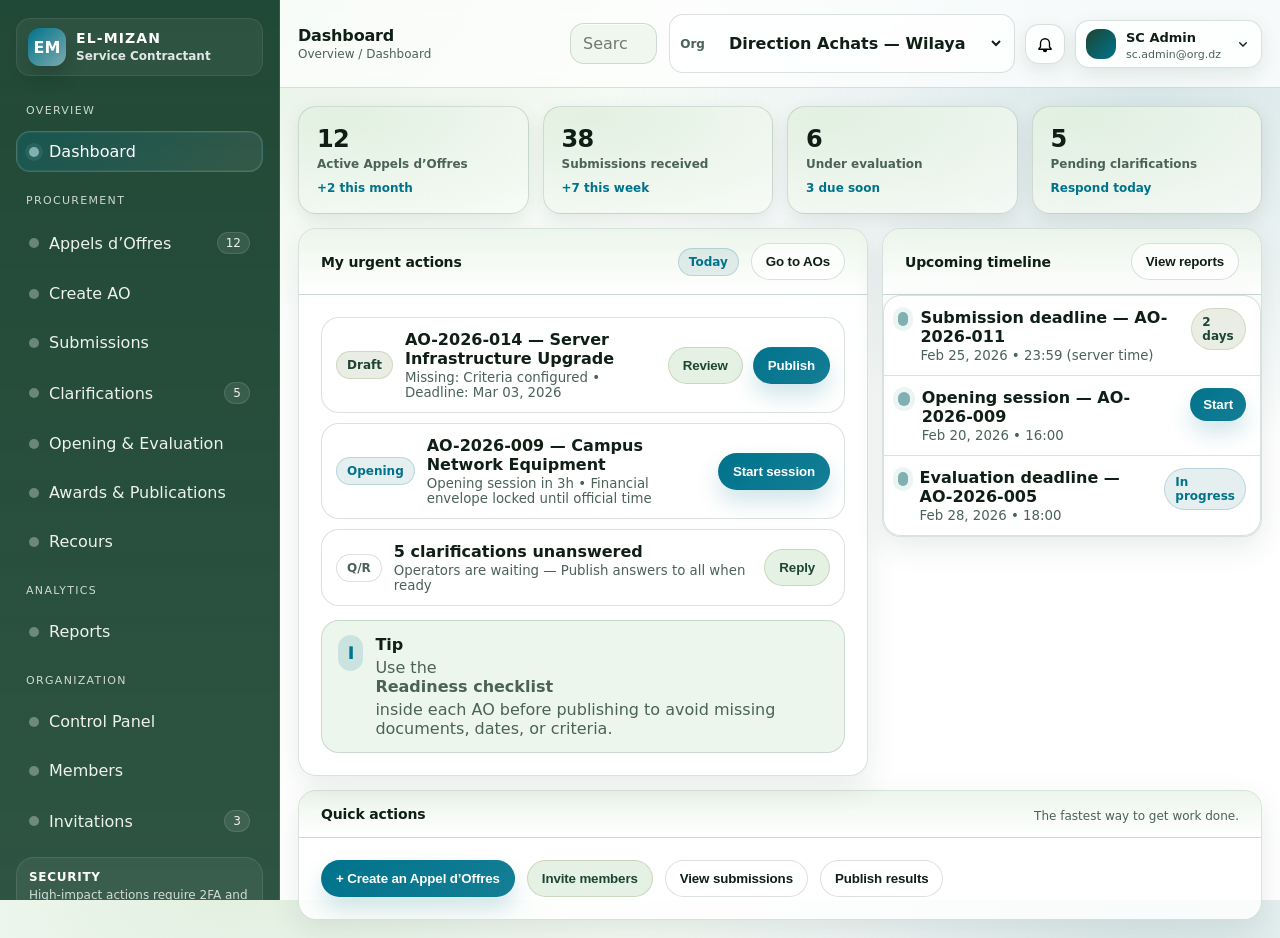
<file: index.html>
<!doctype html>
<html lang="en">
<head>
  <meta charset="utf-8" />
  <meta name="viewport" content="width=device-width, initial-scale=1" />
  <title>Service Contractant Portal — EL-MIZAN (UI Mock)</title>
  <style>
    :root{
      /* Palette */
      --g-900:#1C4532;   /* deep evergreen */
      --g-500:#97A675;   /* sage */
      --w:#FFFFFF;       /* white */
      --g-050:#D6EAD4;   /* pale mint */
      --t-200:#81B0B2;   /* soft teal */
      --t-700:#00738C;   /* deep teal */

      /* Neutrals (derived, still minimal) */
      --text:#0f1f16;
      --muted:#4b6257;
      --line:rgba(28,69,50,.16);

      --shadow: 0 10px 30px rgba(28,69,50,.10);
      --shadow-soft: 0 6px 18px rgba(28,69,50,.10);

      --r-lg:18px;
      --r-md:14px;
      --r-sm:12px;

      --pad:16px;
      --pad-lg:22px;

      --focus: 0 0 0 4px rgba(0,115,140,.18);
    }

    *{ box-sizing:border-box; }
    html,body{ height:100%; }
    body{
      margin:0;
      font-family: ui-sans-serif, system-ui, -apple-system, Segoe UI, Roboto, Arial, "Noto Sans", "Helvetica Neue", sans-serif;
      color:var(--text);
      background:
        radial-gradient(1200px 600px at 18% 0%, rgba(214,234,212,.70), transparent 55%),
        radial-gradient(900px 600px at 90% 10%, rgba(129,176,178,.32), transparent 60%),
        var(--w);
    }
    a{ color:inherit; text-decoration:none; }
    a:focus, button:focus, input:focus, select:focus, textarea:focus, summary:focus{ outline:none; box-shadow:var(--focus); border-color:rgba(0,115,140,.55)!important; }

    /* Layout */
    .layout{
      display:grid;
      grid-template-columns: 280px 1fr;
      min-height:100vh;
    }
    .sidebar{
      position:sticky; top:0;
      height:100vh;
      padding:18px 16px;
      background: linear-gradient(180deg, rgba(28,69,50,.98), rgba(28,69,50,.92));
      color: var(--w);
      border-right:1px solid rgba(255,255,255,.10);
      overflow:auto;
    }
    .brand{
      display:flex; align-items:center; gap:10px;
      padding:10px 12px;
      border-radius: var(--r-md);
      background: rgba(255,255,255,.06);
      box-shadow: inset 0 0 0 1px rgba(255,255,255,.08);
      margin-bottom:14px;
    }
    .logo{
      width:38px; height:38px; border-radius: 12px;
      background: linear-gradient(135deg, var(--t-700), rgba(129,176,178,.95));
      display:grid; place-items:center;
      box-shadow: 0 10px 20px rgba(0,0,0,.18);
      font-weight:800;
    }
    .brand h2{
      margin:0;
      font-size:14px;
      letter-spacing:.08em;
      text-transform:uppercase;
      line-height:1.1;
    }
    .brand small{
      display:block;
      opacity:.86;
      letter-spacing:0;
      text-transform:none;
      font-weight:600;
      margin-top:2px;
      font-size:12px;
    }

    .nav{
      display:flex;
      flex-direction:column;
      gap:8px;
      margin-top:10px;
    }
    .nav .group-title{
      margin:14px 10px 6px;
      font-size:11px;
      opacity:.78;
      letter-spacing:.12em;
      text-transform:uppercase;
    }
    .nav a{
      display:flex; align-items:center; gap:10px;
      padding:10px 12px;
      border-radius: 14px;
      opacity:.92;
      transition:.14s ease;
      border:1px solid transparent;
    }
    .nav a:hover{
      background: rgba(255,255,255,.07);
      border-color: rgba(255,255,255,.10);
      opacity:1;
      transform: translateY(-1px);
    }
    .nav a.active{
      background: linear-gradient(135deg, rgba(0,115,140,.30), rgba(255,255,255,.08));
      border-color: rgba(129,176,178,.32);
      opacity:1;
      box-shadow: inset 0 0 0 1px rgba(255,255,255,.06);
    }
    .nav .dot{
      width:10px; height:10px; border-radius:999px;
      background: rgba(255,255,255,.35);
    }
    .nav a.active .dot{ background: var(--t-200); box-shadow: 0 0 0 4px rgba(129,176,178,.15); }
    .nav .pill{
      margin-left:auto;
      font-size:12px;
      padding:3px 8px;
      border-radius:999px;
      background: rgba(255,255,255,.10);
      border:1px solid rgba(255,255,255,.12);
    }

    .shell{
      display:flex;
      flex-direction:column;
      min-width:0;
    }
    .topbar{
      position:sticky; top:0; z-index:10;
      background: rgba(255,255,255,.72);
      backdrop-filter: blur(10px);
      border-bottom:1px solid var(--line);
      padding: 14px 18px;
      display:flex;
      align-items:center;
      gap:12px;
    }
    .crumbs{
      min-width:260px;
    }
    .crumbs h1{
      margin:0;
      font-size:16px;
      letter-spacing:-.01em;
    }
    .crumbs .path{
      margin-top:2px;
      font-size:12px;
      color: var(--muted);
    }
    .search{
      flex:1;
      display:flex;
      align-items:center;
      gap:10px;
      max-width:700px;
      margin:0 auto;
    }
    .search input{
      width:100%;
      padding:10px 12px;
      border-radius: 14px;
      border:1px solid var(--line);
      background: rgba(214,234,212,.35);
      box-shadow: inset 0 1px 0 rgba(255,255,255,.7);
    }
    .actions{
      display:flex;
      align-items:center;
      gap:10px;
    }
    .select{
      display:flex;
      align-items:center;
      gap:8px;
      padding:8px 10px;
      border-radius: 14px;
      border:1px solid var(--line);
      background: rgba(255,255,255,.75);
    }
    .select select{
      border:0;
      background:transparent;
      font-weight:700;
      color:var(--text);
      outline:none;
    }
    .iconbtn{
      width:40px; height:40px;
      border-radius: 14px;
      border:1px solid var(--line);
      background: rgba(255,255,255,.75);
      display:grid; place-items:center;
      cursor:pointer;
      transition:.14s ease;
      box-shadow: var(--shadow-soft);
    }
    .iconbtn:hover{ transform: translateY(-1px); border-color: rgba(0,115,140,.30); }
    .avatar{
      display:flex;
      align-items:center;
      gap:10px;
      padding:6px 10px;
      border-radius: 14px;
      border:1px solid var(--line);
      background: rgba(255,255,255,.75);
      box-shadow: var(--shadow-soft);
    }
    .avatar .pic{
      width:30px; height:30px;
      border-radius: 12px;
      background: linear-gradient(135deg, var(--g-900), var(--t-700));
    }
    .avatar b{ font-size:13px; }
    .avatar small{ display:block; color:var(--muted); font-size:11px; margin-top:2px; }

    .content{
      padding: 18px;
      max-width: 1220px;
      width: 100%;
      margin: 0 auto;
    }

    /* Page routing */
    .page{ display:none; }
    .page.active{ display:block; }

    /* Components */
    .grid{ display:grid; gap:14px; }
    .grid.cols-2{ grid-template-columns: repeat(2, minmax(0,1fr)); }
    .grid.cols-3{ grid-template-columns: repeat(3, minmax(0,1fr)); }
    .grid.cols-4{ grid-template-columns: repeat(4, minmax(0,1fr)); }

    .card{
      background: rgba(255,255,255,.82);
      border:1px solid var(--line);
      border-radius: var(--r-lg);
      box-shadow: var(--shadow);
      overflow:hidden;
    }
    .card .hd{
      padding: 14px var(--pad-lg);
      display:flex;
      align-items:center;
      justify-content:space-between;
      border-bottom:1px solid var(--line);
      background: linear-gradient(180deg, rgba(214,234,212,.46), rgba(255,255,255,.70));
    }
    .card .hd h3{
      margin:0;
      font-size:14px;
      letter-spacing:-.01em;
    }
    .card .bd{ padding: var(--pad-lg); }
    .muted{ color:var(--muted); }
    .hint{ font-size:12px; color:var(--muted); margin-top:4px; }
    .row{ display:flex; gap:12px; align-items:center; flex-wrap:wrap; }
    .spacer{ flex:1; }

    .btn{
      border:1px solid transparent;
      border-radius: 999px;
      padding: 10px 14px;
      font-weight:800;
      letter-spacing:-.01em;
      cursor:pointer;
      transition:.14s ease;
      display:inline-flex;
      align-items:center;
      gap:10px;
      white-space:nowrap;
      user-select:none;
    }
    .btn.primary{
      background: linear-gradient(135deg, var(--t-700), rgba(0,115,140,.92));
      color:var(--w);
      box-shadow: 0 12px 22px rgba(0,115,140,.18);
    }
    .btn.primary:hover{ transform: translateY(-1px); filter:saturate(1.05); }
    .btn.secondary{
      background: rgba(214,234,212,.65);
      border-color: rgba(151,166,117,.35);
      color: var(--g-900);
    }
    .btn.secondary:hover{ transform: translateY(-1px); border-color: rgba(0,115,140,.24); }
    .btn.ghost{
      background: rgba(255,255,255,.70);
      border-color: var(--line);
      color: var(--text);
    }
    .btn.ghost:hover{ transform: translateY(-1px); border-color: rgba(0,115,140,.24); }
    .btn.danger{
      background: rgba(255,255,255,.75);
      border-color: rgba(200,30,30,.22);
      color: #8b1d1d;
    }

    .badge{
      display:inline-flex;
      align-items:center;
      gap:8px;
      padding: 6px 10px;
      border-radius: 999px;
      border:1px solid var(--line);
      background: rgba(214,234,212,.55);
      font-size:12px;
      font-weight:800;
      color: var(--g-900);
    }
    .badge.green{ background: rgba(214,234,212,.65); }
    .badge.blue{ background: rgba(129,176,178,.20); border-color: rgba(0,115,140,.20); color: var(--t-700); }
    .badge.gray{ background: rgba(255,255,255,.70); color: var(--muted); }
    .badge.warn{ background: rgba(151,166,117,.20); border-color: rgba(151,166,117,.30); color: var(--g-900); }
    .badge.lock{ background: rgba(28,69,50,.08); border-color: rgba(28,69,50,.18); color: var(--g-900); }

    .kpi{
      padding: 18px;
      border-radius: var(--r-lg);
      border:1px solid var(--line);
      background:
        radial-gradient(600px 260px at 20% 10%, rgba(214,234,212,.70), transparent 62%),
        rgba(255,255,255,.78);
      box-shadow: var(--shadow-soft);
    }
    .kpi b{ font-size:24px; letter-spacing:-.03em; }
    .kpi .label{ color:var(--muted); font-weight:700; font-size:12px; margin-top:4px; }
    .kpi .trend{ margin-top:10px; font-size:12px; font-weight:800; color: var(--t-700); }

    /* Tables */
    table{ width:100%; border-collapse:separate; border-spacing:0; }
    th,td{ text-align:left; padding:12px 12px; border-bottom:1px solid var(--line); vertical-align:top; }
    th{ font-size:12px; color:var(--muted); letter-spacing:.08em; text-transform:uppercase; }
    tr:hover td{ background: rgba(214,234,212,.20); }
    .table-wrap{
      border:1px solid var(--line);
      border-radius: var(--r-lg);
      overflow:hidden;
      background: rgba(255,255,255,.82);
      box-shadow: var(--shadow-soft);
    }
    .table-tools{
      padding: 12px 14px;
      border-bottom:1px solid var(--line);
      display:flex; align-items:center; gap:10px; flex-wrap:wrap;
      background: linear-gradient(180deg, rgba(214,234,212,.35), rgba(255,255,255,.80));
    }
    .chip{
      border:1px solid var(--line);
      background: rgba(255,255,255,.78);
      border-radius:999px;
      padding:8px 10px;
      font-weight:800;
      font-size:12px;
      color: var(--muted);
      display:inline-flex;
      align-items:center;
      gap:8px;
    }
    .chip.active{
      background: rgba(0,115,140,.12);
      border-color: rgba(0,115,140,.22);
      color: var(--t-700);
    }
    .field{
      display:flex;
      flex-direction:column;
      gap:6px;
      min-width: 180px;
    }
    label{ font-size:12px; color: var(--muted); font-weight:800; letter-spacing:.02em; }
    input, select, textarea{
      border:1px solid var(--line);
      border-radius: 14px;
      padding:10px 12px;
      background: rgba(255,255,255,.86);
      font:inherit;
    }
    textarea{ min-height:110px; resize:vertical; }

    /* Tabs */
    .tabs{
      display:flex;
      gap:10px;
      flex-wrap:wrap;
      padding: 12px var(--pad-lg);
      border-bottom:1px solid var(--line);
      background: rgba(255,255,255,.75);
    }
    .tabs label{
      cursor:pointer;
      padding: 9px 12px;
      border-radius:999px;
      border:1px solid var(--line);
      background: rgba(214,234,212,.35);
      color: var(--g-900);
      font-size:12px;
      font-weight:900;
      user-select:none;
    }
    .tabs label:hover{ transform: translateY(-1px); }
    .tab-panels{ padding: var(--pad-lg); }
    .tab-panels > section{ display:none; }
    .tabs input{ display:none; }
    /* AO tabs */
    #ao_t_overview:checked ~ .tab-panels #ao_overview,
    #ao_t_docs:checked ~ .tab-panels #ao_docs,
    #ao_t_criteria:checked ~ .tab-panels #ao_criteria,
    #ao_t_submissions:checked ~ .tab-panels #ao_submissions,
    #ao_t_clarif:checked ~ .tab-panels #ao_clarif,
    #ao_t_eval:checked ~ .tab-panels #ao_eval,
    #ao_t_award:checked ~ .tab-panels #ao_award,
    #ao_t_audit:checked ~ .tab-panels #ao_audit { display:block; }

    /* Submission tabs */
    #sub_t_admin:checked ~ .tab-panels #sub_admin,
    #sub_t_tech:checked ~ .tab-panels #sub_tech,
    #sub_t_fin:checked ~ .tab-panels #sub_fin,
    #sub_t_eval:checked ~ .tab-panels #sub_eval,
    #sub_t_hist:checked ~ .tab-panels #sub_hist { display:block; }

    /* Pills / alerts */
    .alert{
      border:1px solid var(--line);
      background: rgba(214,234,212,.45);
      border-radius: var(--r-lg);
      padding: 14px 16px;
      display:flex;
      gap:12px;
      align-items:flex-start;
    }
    .alert .mark{
      width:36px; height:36px;
      border-radius: 14px;
      background: rgba(0,115,140,.14);
      display:grid; place-items:center;
      color: var(--t-700);
      font-weight:1000;
    }
    .alert b{ display:block; margin-bottom:4px; }
    .list{
      display:flex;
      flex-direction:column;
      gap:10px;
      margin:0;
      padding:0;
      list-style:none;
    }
    .item{
      border:1px solid var(--line);
      border-radius: var(--r-lg);
      background: rgba(255,255,255,.80);
      padding: 12px 14px;
      display:flex;
      align-items:center;
      gap:12px;
    }
    .item .meta{ flex:1; min-width:0; }
    .item .meta b{ display:block; }
    .item .meta small{ display:block; color:var(--muted); margin-top:2px; }
    .item .right{ display:flex; gap:10px; align-items:center; }

    .split{
      display:grid;
      grid-template-columns: 1.2fr .8fr;
      gap:14px;
      align-items:start;
    }

    .timeline{
      border:1px solid var(--line);
      border-radius: var(--r-lg);
      background: rgba(255,255,255,.82);
      overflow:hidden;
      box-shadow: var(--shadow-soft);
    }
    .timeline .trow{
      display:flex;
      gap:12px;
      padding:12px 14px;
      border-bottom:1px solid var(--line);
      align-items:flex-start;
    }
    .timeline .trow:last-child{ border-bottom:0; }
    .timeline .dot2{
      width:14px; height:14px;
      border-radius:999px;
      background: var(--t-200);
      margin-top:4px;
      box-shadow: 0 0 0 5px rgba(129,176,178,.14);
    }
    .timeline .trow b{ display:block; }
    .timeline .trow small{ display:block; color:var(--muted); margin-top:2px; }

    details.menu{
      position:relative;
    }
    details.menu summary{
      list-style:none;
      cursor:pointer;
      user-select:none;
    }
    details.menu summary::-webkit-details-marker{ display:none; }
    details.menu .dropdown{
      position:absolute;
      right:0;
      top:48px;
      width:260px;
      border:1px solid var(--line);
      border-radius: var(--r-lg);
      background: rgba(255,255,255,.96);
      box-shadow: var(--shadow);
      padding: 10px;
    }
    .dropdown a{
      display:flex;
      gap:10px;
      padding:10px 10px;
      border-radius: 12px;
      color: var(--text);
      border:1px solid transparent;
      font-weight:800;
    }
    .dropdown a:hover{
      background: rgba(214,234,212,.35);
      border-color: rgba(0,115,140,.16);
    }

    /* Responsive */
    @media (max-width: 980px){
      .layout{ grid-template-columns: 1fr; }
      .sidebar{ position:relative; height:auto; }
      .crumbs{ min-width:0; }
      .search{ display:none; }
      .split{ grid-template-columns: 1fr; }
      .grid.cols-4{ grid-template-columns: repeat(2, minmax(0,1fr)); }
      .grid.cols-3{ grid-template-columns: repeat(2, minmax(0,1fr)); }
      .grid.cols-2{ grid-template-columns: 1fr; }
    }
  </style>
</head>
<body>
  <div class="layout">
    <!-- Sidebar -->
    <aside class="sidebar">
      <div class="brand">
        <div class="logo">EM</div>
        <div>
          <h2>EL-MIZAN</h2>
          <small>Service Contractant</small>
        </div>
      </div>

      <div class="nav" id="nav">
        <div class="group-title">Overview</div>
        <a href="#dashboard" data-title="Dashboard" data-path="Overview / Dashboard"><span class="dot"></span>Dashboard</a>

        <div class="group-title">Procurement</div>
        <a href="#appels" data-title="Appels d’Offres" data-path="Procurement / Appels d’Offres"><span class="dot"></span>Appels d’Offres <span class="pill">12</span></a>
        <a href="#ao-create" data-title="Create Appel d’Offres" data-path="Procurement / Create AO"><span class="dot"></span>Create AO</a>
        <a href="#submissions" data-title="Submissions" data-path="Procurement / Submissions"><span class="dot"></span>Submissions</a>
        <a href="#clarifications" data-title="Clarifications" data-path="Procurement / Clarifications"><span class="dot"></span>Clarifications <span class="pill">5</span></a>
        <a href="#opening-eval" data-title="Opening & Evaluation" data-path="Procurement / Opening & Evaluation"><span class="dot"></span>Opening & Evaluation</a>
        <a href="#awards" data-title="Awards & Publications" data-path="Procurement / Awards & Publications"><span class="dot"></span>Awards & Publications</a>
        <a href="#recours" data-title="Recours" data-path="Procurement / Recours"><span class="dot"></span>Recours</a>

        <div class="group-title">Analytics</div>
        <a href="#reports" data-title="Reports" data-path="Analytics / Reports"><span class="dot"></span>Reports</a>

        <div class="group-title">Organization</div>
        <a href="#org-panel" data-title="Organization Control Panel" data-path="Organization / Control Panel"><span class="dot"></span>Control Panel</a>
        <a href="#org-members" data-title="Members" data-path="Organization / Members"><span class="dot"></span>Members</a>
        <a href="#org-invites" data-title="Invitations" data-path="Organization / Invitations"><span class="dot"></span>Invitations <span class="pill">3</span></a>
      </div>

      <div style="margin-top:14px; padding:12px; border-radius: var(--r-lg); background: rgba(255,255,255,.06); border:1px solid rgba(255,255,255,.10);">
        <div style="font-weight:900; font-size:12px; letter-spacing:.06em; text-transform:uppercase;">Security</div>
        <div class="hint" style="color:rgba(255,255,255,.78);">High-impact actions require 2FA and are fully audited.</div>
        <div class="row" style="margin-top:10px;">
          <span class="badge blue" style="background:rgba(129,176,178,.20); border-color:rgba(129,176,178,.28);">2FA: Enabled</span>
          <span class="badge gray" style="background:rgba(255,255,255,.10); border-color:rgba(255,255,255,.18); color:rgba(255,255,255,.82);">Audit: On</span>
        </div>
      </div>
    </aside>

    <!-- Main shell -->
    <div class="shell">
      <!-- Topbar -->
      <header class="topbar">
        <div class="crumbs">
          <h1 id="pageTitle">Dashboard</h1>
          <div class="path" id="pagePath">Overview / Dashboard</div>
        </div>

        <div class="search">
          <input type="search" placeholder="Search Appels d’Offres, submissions, operators…" aria-label="Global search" />
        </div>

        <div class="actions">
          <div class="select" title="Organization">
            <span style="color:var(--muted); font-weight:900; font-size:12px;">Org</span>
            <select aria-label="Organization switcher">
              <option>Direction Achats — Wilaya</option>
              <option>Service Marchés — Campus</option>
            </select>
          </div>

          <button class="iconbtn" aria-label="Notifications" title="Notifications">
            <!-- bell -->
            <svg width="18" height="18" viewBox="0 0 24 24" fill="none">
              <path d="M12 22c1.1 0 2-.9 2-2h-4c0 1.1.9 2 2 2Zm6-6V11a6 6 0 1 0-12 0v5l-2 2v1h16v-1l-2-2Z" stroke="currentColor" stroke-width="1.8" />
            </svg>
          </button>

          <details class="menu">
            <summary class="avatar" aria-label="Profile menu">
              <div class="pic"></div>
              <div>
                <b>SC Admin</b>
                <small>sc.admin@org.dz</small>
              </div>
              <svg width="16" height="16" viewBox="0 0 24 24" fill="none" style="margin-left:4px;">
                <path d="M7 10l5 5 5-5" stroke="currentColor" stroke-width="2" stroke-linecap="round" />
              </svg>
            </summary>
            <div class="dropdown" role="menu" aria-label="Profile dropdown">
              <a href="#org-panel"><span class="badge blue">Org</span> Organization settings</a>
              <a href="#org-members"><span class="badge blue">Team</span> Members & roles</a>
              <a href="#"><span class="badge gray">2FA</span> Security & 2FA</a>
              <a href="#"><span class="badge gray">Help</span> Help & documentation</a>
              <a href="#"><span class="badge warn">Exit</span> Log out</a>
            </div>
          </details>
        </div>
      </header>

      <!-- Content -->
      <main class="content">

        <!-- ===================== DASHBOARD ===================== -->
        <section id="dashboard" class="page" data-title="Dashboard" data-path="Overview / Dashboard">
          <div class="grid cols-4">
            <div class="kpi">
              <b>12</b>
              <div class="label">Active Appels d’Offres</div>
              <div class="trend">+2 this month</div>
            </div>
            <div class="kpi">
              <b>38</b>
              <div class="label">Submissions received</div>
              <div class="trend">+7 this week</div>
            </div>
            <div class="kpi">
              <b>6</b>
              <div class="label">Under evaluation</div>
              <div class="trend">3 due soon</div>
            </div>
            <div class="kpi">
              <b>5</b>
              <div class="label">Pending clarifications</div>
              <div class="trend">Respond today</div>
            </div>
          </div>

          <div class="split" style="margin-top:14px;">
            <div class="card">
              <div class="hd">
                <h3>My urgent actions</h3>
                <div class="row">
                  <span class="badge blue">Today</span>
                  <button class="btn ghost" onclick="location.hash='#appels'">Go to AOs</button>
                </div>
              </div>
              <div class="bd">
                <ul class="list">
                  <li class="item">
                    <span class="badge warn">Draft</span>
                    <div class="meta">
                      <b>AO-2026-014 — Server Infrastructure Upgrade</b>
                      <small>Missing: Criteria configured • Deadline: Mar 03, 2026</small>
                    </div>
                    <div class="right">
                      <button class="btn secondary" onclick="location.hash='#ao-detail'">Review</button>
                      <button class="btn primary" title="Publish requires 2FA">Publish</button>
                    </div>
                  </li>
                  <li class="item">
                    <span class="badge blue">Opening</span>
                    <div class="meta">
                      <b>AO-2026-009 — Campus Network Equipment</b>
                      <small>Opening session in 3h • Financial envelope locked until official time</small>
                    </div>
                    <div class="right">
                      <button class="btn primary" onclick="location.hash='#opening-eval'">Start session</button>
                    </div>
                  </li>
                  <li class="item">
                    <span class="badge gray">Q/R</span>
                    <div class="meta">
                      <b>5 clarifications unanswered</b>
                      <small>Operators are waiting — Publish answers to all when ready</small>
                    </div>
                    <div class="right">
                      <button class="btn secondary" onclick="location.hash='#clarifications'">Reply</button>
                    </div>
                  </li>
                </ul>

                <div class="alert" style="margin-top:14px;">
                  <div class="mark">i</div>
                  <div>
                    <b>Tip</b>
                    <div class="muted">Use the <b>Readiness checklist</b> inside each AO before publishing to avoid missing documents, dates, or criteria.</div>
                  </div>
                </div>
              </div>
            </div>

            <div class="card">
              <div class="hd">
                <h3>Upcoming timeline</h3>
                <button class="btn ghost" onclick="location.hash='#reports'">View reports</button>
              </div>
              <div class="bd" style="padding:0;">
                <div class="timeline">
                  <div class="trow">
                    <div class="dot2"></div>
                    <div>
                      <b>Submission deadline — AO-2026-011</b>
                      <small>Feb 25, 2026 • 23:59 (server time)</small>
                    </div>
                    <div class="spacer"></div>
                    <span class="badge warn">2 days</span>
                  </div>
                  <div class="trow">
                    <div class="dot2"></div>
                    <div>
                      <b>Opening session — AO-2026-009</b>
                      <small>Feb 20, 2026 • 16:00</small>
                    </div>
                    <div class="spacer"></div>
                    <button class="btn primary" style="padding:8px 12px;" onclick="location.hash='#opening-eval'">Start</button>
                  </div>
                  <div class="trow">
                    <div class="dot2"></div>
                    <div>
                      <b>Evaluation deadline — AO-2026-005</b>
                      <small>Feb 28, 2026 • 18:00</small>
                    </div>
                    <div class="spacer"></div>
                    <span class="badge blue">In progress</span>
                  </div>
                </div>
              </div>
            </div>
          </div>

          <div class="card" style="margin-top:14px;">
            <div class="hd">
              <h3>Quick actions</h3>
              <span class="hint">The fastest way to get work done.</span>
            </div>
            <div class="bd">
              <div class="row">
                <button class="btn primary" onclick="location.hash='#ao-create'">+ Create an Appel d’Offres</button>
                <button class="btn secondary" onclick="location.hash='#org-invites'">Invite members</button>
                <button class="btn ghost" onclick="location.hash='#submissions'">View submissions</button>
                <button class="btn ghost" onclick="location.hash='#awards'">Publish results</button>
              </div>
            </div>
          </div>
        </section>

        <!-- ===================== APPELS D’OFFRES LIST ===================== -->
        <section id="appels" class="page" data-title="Appels d’Offres" data-path="Procurement / Appels d’Offres">
          <div class="row" style="margin-bottom:14px;">
            <div>
              <div class="badge blue">Procurement</div>
              <div class="hint">Create, manage, and publish AOs. All critical actions require 2FA and are audited.</div>
            </div>
            <div class="spacer"></div>
            <button class="btn primary" onclick="location.hash='#ao-create'">+ Create Appel d’Offres</button>
            <button class="btn ghost">Export list</button>
          </div>

          <div class="table-wrap">
            <div class="table-tools">
              <span class="chip active">All</span>
              <span class="chip">Draft</span>
              <span class="chip">Published</span>
              <span class="chip">Submission open</span>
              <span class="chip">Under evaluation</span>
              <span class="chip">Awarded</span>

              <span class="spacer"></span>

              <div class="field" style="min-width:220px;">
                <label>Search</label>
                <input type="search" placeholder="AO title or reference…" />
              </div>
              <div class="field">
                <label>Type</label>
                <select>
                  <option>All types</option>
                  <option>Open tender</option>
                  <option>Limited tender</option>
                </select>
              </div>
              <div class="field">
                <label>Date range</label>
                <select>
                  <option>Any time</option>
                  <option>This month</option>
                  <option>Last 3 months</option>
                </select>
              </div>
            </div>

            <table aria-label="Appels d’Offres table">
              <thead>
                <tr>
                  <th>Reference / Title</th>
                  <th>Status</th>
                  <th>Deadlines</th>
                  <th>Submissions</th>
                  <th>Last activity</th>
                  <th style="width:170px;">Actions</th>
                </tr>
              </thead>
              <tbody>
                <tr>
                  <td><b>AO-2026-014</b><div class="muted">Server Infrastructure Upgrade</div></td>
                  <td><span class="badge warn">Draft</span></td>
                  <td><div><b>Submit:</b> Mar 03</div><div class="muted"><b>Open:</b> Mar 04</div></td>
                  <td><b>0</b><div class="muted">Not published</div></td>
                  <td>Today • 09:15</td>
                  <td>
                    <div class="row">
                      <button class="btn secondary" style="padding:8px 12px;" onclick="location.hash='#ao-detail'">Open</button>
                      <details class="menu">
                        <summary class="btn ghost" style="padding:8px 12px;">More ▾</summary>
                        <div class="dropdown">
                          <a href="#ao-detail" onclick="location.hash='#ao-detail'"><span class="badge gray">Edit</span> Edit AO</a>
                          <a href="#"><span class="badge blue">Preview</span> Preview public page</a>
                          <a href="#"><span class="badge warn">2FA</span> Publish (requires 2FA)</a>
                          <a href="#"><span class="badge gray">Copy</span> Duplicate</a>
                          <a href="#"><span class="badge gray">Archive</span> Archive</a>
                        </div>
                      </details>
                    </div>
                  </td>
                </tr>

                <tr>
                  <td><b>AO-2026-009</b><div class="muted">Campus Network Equipment</div></td>
                  <td><span class="badge blue">Submission open</span></td>
                  <td><div><b>Submit:</b> Feb 20 • 15:59</div><div class="muted"><b>Open:</b> Feb 20 • 16:00</div></td>
                  <td><b>14</b><div class="muted">3 drafts</div></td>
                  <td>Yesterday • 18:22</td>
                  <td>
                    <div class="row">
                      <button class="btn secondary" style="padding:8px 12px;" onclick="location.hash='#ao-detail'">Open</button>
                      <button class="btn primary" style="padding:8px 12px;" onclick="location.hash='#opening-eval'">Start opening</button>
                    </div>
                  </td>
                </tr>

                <tr>
                  <td><b>AO-2026-005</b><div class="muted">IT Helpdesk Outsourcing</div></td>
                  <td><span class="badge gray">Under evaluation</span></td>
                  <td><div><b>Submit:</b> Feb 10</div><div class="muted"><b>Eval due:</b> Feb 28</div></td>
                  <td><b>9</b><div class="muted">All submitted</div></td>
                  <td>Feb 19 • 12:04</td>
                  <td>
                    <div class="row">
                      <button class="btn secondary" style="padding:8px 12px;" onclick="location.hash='#ao-detail'">Open</button>
                      <button class="btn ghost" style="padding:8px 12px;" onclick="location.hash='#opening-eval'">Track evaluation</button>
                    </div>
                  </td>
                </tr>

                <tr>
                  <td><b>AO-2026-001</b><div class="muted">Office Supplies</div></td>
                  <td><span class="badge green">Awarded</span></td>
                  <td><div><b>Submit:</b> Jan 12</div><div class="muted"><b>Published:</b> Jan 20</div></td>
                  <td><b>26</b><div class="muted">Completed</div></td>
                  <td>Jan 20 • 11:30</td>
                  <td>
                    <div class="row">
                      <button class="btn secondary" style="padding:8px 12px;" onclick="location.hash='#awards'">View result</button>
                      <button class="btn ghost" style="padding:8px 12px;">Archive</button>
                    </div>
                  </td>
                </tr>
              </tbody>
            </table>
          </div>
        </section>

        <!-- ===================== AO DETAIL (WORK COCKPIT) ===================== -->
        <section id="ao-detail" class="page" data-title="Appel d’Offres — AO-2026-009" data-path="Procurement / Appels d’Offres / AO-2026-009">
          <div class="card">
            <div class="hd">
              <div>
                <h3 style="margin:0;">AO-2026-009 — Campus Network Equipment</h3>
                <div class="hint">Status: <span class="badge blue">Submission open</span> • Countdown: <b>Closes in 02h 18m</b> (server time)</div>
              </div>
              <div class="row">
                <button class="btn ghost">Preview public page</button>
                <button class="btn secondary">Edit AO</button>
                <button class="btn primary" title="Requires 2FA">Publish</button>
                <details class="menu">
                  <summary class="btn ghost">More ▾</summary>
                  <div class="dropdown">
                    <a href="#"><span class="badge gray">Report</span> Generate report</a>
                    <a href="#"><span class="badge gray">Export</span> Export AO package</a>
                    <a href="#"><span class="badge gray">Archive</span> Archive AO</a>
                  </div>
                </details>
              </div>
            </div>

            <!-- Tabs -->
            <div class="tabs">
              <input type="radio" name="ao_tabs" id="ao_t_overview" checked>
              <label for="ao_t_overview">Overview</label>

              <input type="radio" name="ao_tabs" id="ao_t_docs">
              <label for="ao_t_docs">Documents</label>

              <input type="radio" name="ao_tabs" id="ao_t_criteria">
              <label for="ao_t_criteria">Criteria & Rules</label>

              <input type="radio" name="ao_tabs" id="ao_t_submissions">
              <label for="ao_t_submissions">Submissions</label>

              <input type="radio" name="ao_tabs" id="ao_t_clarif">
              <label for="ao_t_clarif">Clarifications</label>

              <input type="radio" name="ao_tabs" id="ao_t_eval">
              <label for="ao_t_eval">Opening & Evaluation</label>

              <input type="radio" name="ao_tabs" id="ao_t_award">
              <label for="ao_t_award">Award / Decision</label>

              <input type="radio" name="ao_tabs" id="ao_t_audit">
              <label for="ao_t_audit">Audit trail</label>
            </div>

            <div class="tab-panels">

              <!-- Overview -->
              <section id="ao_overview">
                <div class="split">
                  <div class="card" style="box-shadow:none;">
                    <div class="hd"><h3>Readiness checklist</h3><span class="badge blue">3/5 complete</span></div>
                    <div class="bd">
                      <ul class="list">
                        <li class="item"><span class="badge green">✓</span><div class="meta"><b>Basic info</b><small>Title, reference, type</small></div></li>
                        <li class="item"><span class="badge green">✓</span><div class="meta"><b>Dates set</b><small>Submission & opening times (server time)</small></div></li>
                        <li class="item"><span class="badge warn">•</span><div class="meta"><b>Documents uploaded</b><small>Missing: “Cahier des charges (final)”</small></div><button class="btn secondary" style="padding:8px 12px;">Upload</button></li>
                        <li class="item"><span class="badge warn">•</span><div class="meta"><b>Criteria configured</b><small>Weights not validated</small></div><button class="btn secondary" style="padding:8px 12px;">Configure</button></li>
                        <li class="item"><span class="badge gray">•</span><div class="meta"><b>Public preview</b><small>Review transparency view before publish</small></div><button class="btn ghost" style="padding:8px 12px;">Preview</button></li>
                      </ul>
                    </div>
                  </div>

                  <div class="card" style="box-shadow:none;">
                    <div class="hd"><h3>Timeline</h3><button class="btn ghost" style="padding:8px 12px;">Edit dates</button></div>
                    <div class="bd" style="padding:0;">
                      <div class="timeline">
                        <div class="trow"><div class="dot2"></div><div><b>Published</b><small>Feb 14, 2026 • 10:00</small></div><div class="spacer"></div><span class="badge gray">Done</span></div>
                        <div class="trow"><div class="dot2"></div><div><b>Submission closes</b><small>Feb 20, 2026 • 15:59</small></div><div class="spacer"></div><span class="badge warn">Soon</span></div>
                        <div class="trow"><div class="dot2"></div><div><b>Opening session</b><small>Feb 20, 2026 • 16:00</small></div><div class="spacer"></div><button class="btn primary" style="padding:8px 12px;" onclick="location.hash='#opening-eval'">Start</button></div>
                        <div class="trow"><div class="dot2"></div><div><b>Evaluation deadline</b><small>Feb 27, 2026 • 18:00</small></div><div class="spacer"></div><span class="badge blue">Planned</span></div>
                      </div>
                    </div>
                  </div>
                </div>

                <div class="card" style="margin-top:14px; box-shadow:none;">
                  <div class="hd"><h3>AO summary</h3><span class="badge gray">Internal view</span></div>
                  <div class="bd">
                    <div class="grid cols-3">
                      <div><label>Type</label><div><b>Open tender</b></div></div>
                      <div><label>Estimated amount</label><div><b>12,500,000 DZD</b></div></div>
                      <div><label>Service contractant</label><div><b>Direction Achats — Wilaya</b></div></div>
                    </div>
                    <div class="grid cols-2" style="margin-top:12px;">
                      <div><label>Visibility</label><div class="row"><span class="badge blue">Public</span><span class="badge gray">Internal notes available</span></div></div>
                      <div><label>Owners</label><div class="row"><span class="badge gray">SC Admin</span><span class="badge gray">AO Manager</span></div></div>
                    </div>
                  </div>
                </div>
              </section>

              <!-- Documents -->
              <section id="ao_docs">
                <div class="row" style="margin-bottom:12px;">
                  <div class="alert" style="flex:1;">
                    <div class="mark">⬆</div>
                    <div>
                      <b>Upload documents</b>
                      <div class="muted">Drag & drop into your upload zone, then set visibility: <b>Public</b> or <b>Internal</b>.</div>
                    </div>
                  </div>
                  <button class="btn primary">+ Add document</button>
                  <button class="btn ghost">Download all</button>
                </div>

                <div class="table-wrap">
                  <div class="table-tools">
                    <span class="chip active">All</span>
                    <span class="chip">Public</span>
                    <span class="chip">Internal</span>
                    <span class="spacer"></span>
                    <div class="field" style="min-width:240px;">
                      <label>Search docs</label>
                      <input placeholder="Filename, tag…" />
                    </div>
                  </div>
                  <table aria-label="Documents list">
                    <thead>
                      <tr>
                        <th>Document</th>
                        <th>Visibility</th>
                        <th>Version</th>
                        <th>Uploaded</th>
                        <th style="width:260px;">Actions</th>
                      </tr>
                    </thead>
                    <tbody>
                      <tr>
                        <td><b>Cahier_des_charges_v2.pdf</b><div class="muted">Technical specifications</div></td>
                        <td><span class="badge blue">Public</span></td>
                        <td><span class="badge gray">v2</span></td>
                        <td>Feb 16 • 14:10</td>
                        <td class="row">
                          <button class="btn ghost" style="padding:8px 12px;">Preview</button>
                          <button class="btn secondary" style="padding:8px 12px;">Replace</button>
                          <button class="btn ghost" style="padding:8px 12px;">Set visibility</button>
                        </td>
                      </tr>
                      <tr>
                        <td><b>Annexes.xlsx</b><div class="muted">Bill of quantities</div></td>
                        <td><span class="badge blue">Public</span></td>
                        <td><span class="badge gray">v1</span></td>
                        <td>Feb 16 • 14:12</td>
                        <td class="row">
                          <button class="btn ghost" style="padding:8px 12px;">Download</button>
                          <button class="btn ghost" style="padding:8px 12px;">Preview</button>
                          <button class="btn secondary" style="padding:8px 12px;">Replace</button>
                        </td>
                      </tr>
                      <tr>
                        <td><b>Internal_notes.md</b><div class="muted">Internal evaluation guidance</div></td>
                        <td><span class="badge gray">Internal</span></td>
                        <td><span class="badge gray">v3</span></td>
                        <td>Feb 18 • 09:00</td>
                        <td class="row">
                          <button class="btn ghost" style="padding:8px 12px;">View</button>
                          <button class="btn ghost" style="padding:8px 12px;">Set visibility</button>
                          <button class="btn danger" style="padding:8px 12px;">Remove</button>
                        </td>
                      </tr>
                    </tbody>
                  </table>
                </div>
              </section>

              <!-- Criteria -->
              <section id="ao_criteria">
                <div class="split">
                  <div class="card" style="box-shadow:none;">
                    <div class="hd"><h3>Weights & scoring</h3><button class="btn primary" style="padding:8px 12px;">Edit criteria</button></div>
                    <div class="bd">
                      <div class="grid cols-2">
                        <div class="alert">
                          <div class="mark">T</div>
                          <div>
                            <b>Technical weight</b>
                            <div class="muted"><b>70%</b> — Must be validated before publish</div>
                          </div>
                        </div>
                        <div class="alert">
                          <div class="mark">F</div>
                          <div>
                            <b>Financial weight</b>
                            <div class="muted"><b>30%</b> — Financial envelope is encrypted & locked</div>
                          </div>
                        </div>
                      </div>

                      <div class="card" style="margin-top:14px; box-shadow:none;">
                        <div class="hd"><h3>Technical criteria (example)</h3><span class="badge gray">Editable</span></div>
                        <div class="bd">
                          <ul class="list">
                            <li class="item"><span class="badge blue">40%</span><div class="meta"><b>Compliance with specs</b><small>Mandatory requirements met</small></div></li>
                            <li class="item"><span class="badge blue">20%</span><div class="meta"><b>Delivery & support</b><small>SLA, response time, warranty</small></div></li>
                            <li class="item"><span class="badge blue">10%</span><div class="meta"><b>Experience</b><small>Similar projects references</small></div></li>
                          </ul>
                        </div>
                      </div>
                    </div>
                  </div>

                  <div class="card" style="box-shadow:none;">
                    <div class="hd"><h3>Eligibility rules</h3><button class="btn ghost" style="padding:8px 12px;">Preview scoring</button></div>
                    <div class="bd">
                      <div class="field">
                        <label>Minimum required documents</label>
                        <textarea>• Registre commerce
• NIF / NIS
• CNAS / CASNOS
• Bank certificate</textarea>
                      </div>
                      <div class="row" style="margin-top:10px;">
                        <span class="badge gray">Auto-check on submission</span>
                        <span class="badge blue">Admin review available</span>
                      </div>
                      <div class="row" style="margin-top:14px;">
                        <button class="btn secondary">Validate rules</button>
                        <button class="btn ghost">Reset</button>
                      </div>
                    </div>
                  </div>
                </div>
              </section>

              <!-- Submissions (inside AO) -->
              <section id="ao_submissions">
                <div class="row" style="margin-bottom:12px;">
                  <span class="badge blue">14 submitted</span>
                  <span class="badge gray">3 drafts</span>
                  <span class="badge lock" title="Financial remains locked until opening">Financial: Locked</span>
                  <div class="spacer"></div>
                  <button class="btn ghost" onclick="location.hash='#submissions'">Open full submissions page</button>
                </div>

                <div class="table-wrap">
                  <div class="table-tools">
                    <span class="chip active">All</span>
                    <span class="chip">Submitted</span>
                    <span class="chip">Draft</span>
                    <span class="chip">Withdrawn</span>
                    <span class="spacer"></span>
                    <div class="field" style="min-width:260px;">
                      <label>Search operator</label>
                      <input placeholder="Company name…" />
                    </div>
                  </div>

                  <table aria-label="Submissions table">
                    <thead>
                      <tr>
                        <th>Operator</th>
                        <th>Submission status</th>
                        <th>Admin docs</th>
                        <th>Technical</th>
                        <th>Financial</th>
                        <th style="width:250px;">Actions</th>
                      </tr>
                    </thead>
                    <tbody>
                      <tr>
                        <td><b>NetCom SARL</b><div class="muted">Submitted Feb 19 • 17:10</div></td>
                        <td><span class="badge blue">Submitted</span></td>
                        <td><span class="badge green">Complete</span></td>
                        <td><span class="badge gray">Available</span></td>
                        <td><span class="badge lock">Locked</span></td>
                        <td class="row">
                          <button class="btn secondary" style="padding:8px 12px;" onclick="location.hash='#submission-detail'">View</button>
                          <button class="btn ghost" style="padding:8px 12px;">Download admin</button>
                          <button class="btn ghost" style="padding:8px 12px;">Download tech</button>
                        </td>
                      </tr>
                      <tr>
                        <td><b>AlgerTel SPA</b><div class="muted">Submitted Feb 19 • 18:02</div></td>
                        <td><span class="badge blue">Submitted</span></td>
                        <td><span class="badge warn">Needs review</span></td>
                        <td><span class="badge gray">Available</span></td>
                        <td><span class="badge lock">Locked</span></td>
                        <td class="row">
                          <button class="btn secondary" style="padding:8px 12px;" onclick="location.hash='#submission-detail'">View</button>
                          <button class="btn ghost" style="padding:8px 12px;">Request clarification</button>
                        </td>
                      </tr>
                      <tr>
                        <td><b>TechWave</b><div class="muted">Draft (not submitted)</div></td>
                        <td><span class="badge gray">Draft</span></td>
                        <td><span class="badge gray">—</span></td>
                        <td><span class="badge gray">—</span></td>
                        <td><span class="badge gray">—</span></td>
                        <td class="row">
                          <button class="btn ghost" style="padding:8px 12px;">View public profile</button>
                        </td>
                      </tr>
                    </tbody>
                  </table>
                </div>
              </section>

              <!-- Clarifications -->
              <section id="ao_clarif">
                <div class="row" style="margin-bottom:12px;">
                  <button class="btn primary">+ Post clarification</button>
                  <button class="btn ghost">Publish answer to all</button>
                  <div class="spacer"></div>
                  <span class="badge gray">5 open</span>
                  <span class="badge blue">2 answered</span>
                </div>

                <div class="grid cols-2">
                  <div class="card" style="box-shadow:none;">
                    <div class="hd"><h3>Threads</h3><span class="badge gray">AO-2026-009</span></div>
                    <div class="bd">
                      <ul class="list">
                        <li class="item">
                          <span class="badge warn">Open</span>
                          <div class="meta">
                            <b>Clarification on delivery timeline</b>
                            <small>From: NetCom SARL • 2h ago</small>
                          </div>
                          <button class="btn secondary" style="padding:8px 12px;">Reply</button>
                        </li>
                        <li class="item">
                          <span class="badge warn">Open</span>
                          <div class="meta">
                            <b>Can we submit alternative equipment models?</b>
                            <small>From: AlgerTel SPA • yesterday</small>
                          </div>
                          <button class="btn secondary" style="padding:8px 12px;">Reply</button>
                        </li>
                        <li class="item">
                          <span class="badge gray">Resolved</span>
                          <div class="meta">
                            <b>Question about required certificates</b>
                            <small>Answered • Published to all</small>
                          </div>
                          <button class="btn ghost" style="padding:8px 12px;">View</button>
                        </li>
                      </ul>
                    </div>
                  </div>

                  <div class="card" style="box-shadow:none;">
                    <div class="hd"><h3>Reply editor</h3><span class="badge blue">Visibility</span></div>
                    <div class="bd">
                      <div class="field">
                        <label>Reply (draft)</label>
                        <textarea placeholder="Write a clear answer. Decide if it should be public to all operators or private to the requester."></textarea>
                      </div>
                      <div class="row" style="margin-top:10px;">
                        <span class="chip active">Public to all</span>
                        <span class="chip">Private</span>
                        <div class="spacer"></div>
                        <button class="btn secondary">Save draft</button>
                        <button class="btn primary">Send reply</button>
                      </div>
                      <div class="hint">Tip: Prefer public answers when it improves fairness and transparency.</div>
                    </div>
                  </div>
                </div>
              </section>

              <!-- Opening & Evaluation -->
              <section id="ao_eval">
                <div class="alert" style="margin-bottom:12px;">
                  <div class="mark">⏱</div>
                  <div>
                    <b>Opening sessions are time-locked (server time)</b>
                    <div class="muted">Financial envelopes stay encrypted and locked until the official opening session starts.</div>
                  </div>
                </div>

                <div class="grid cols-2">
                  <div class="card" style="box-shadow:none;">
                    <div class="hd"><h3>Next session</h3><span class="badge blue">Feb 20 • 16:00</span></div>
                    <div class="bd">
                      <div class="row">
                        <span class="badge lock">Financial locked</span>
                        <span class="badge gray">Attendance required</span>
                        <span class="badge gray">2FA required</span>
                      </div>
                      <div class="row" style="margin-top:12px;">
                        <button class="btn primary" onclick="location.hash='#opening-eval'">Start opening session</button>
                        <button class="btn ghost">View members</button>
                      </div>
                      <div class="hint">Starting the session writes an immutable audit entry and registers attendance.</div>
                    </div>
                  </div>

                  <div class="card" style="box-shadow:none;">
                    <div class="hd"><h3>Evaluation progress</h3><span class="badge gray">Technical</span></div>
                    <div class="bd">
                      <ul class="list">
                        <li class="item"><span class="badge blue">70%</span><div class="meta"><b>Technical evaluations</b><small>10/14 completed</small></div><button class="btn ghost" style="padding:8px 12px;">Assign</button></li>
                        <li class="item"><span class="badge lock">Locked</span><div class="meta"><b>Financial evaluations</b><small>Not started (await opening)</small></div><button class="btn ghost" style="padding:8px 12px;" disabled>Locked</button></li>
                      </ul>
                    </div>
                  </div>
                </div>

                <div class="card" style="margin-top:14px; box-shadow:none;">
                  <div class="hd"><h3>Assign evaluators</h3><button class="btn secondary" style="padding:8px 12px;">Save</button></div>
                  <div class="bd">
                    <div class="grid cols-3">
                      <div class="field">
                        <label>Evaluator</label>
                        <select><option>— Select member —</option><option>Member A (EVAL_TECH)</option><option>Member B (EVAL_TECH)</option></select>
                      </div>
                      <div class="field">
                        <label>Scope</label>
                        <select><option>Technical</option><option>Administrative</option><option>Financial (locked)</option></select>
                      </div>
                      <div class="field">
                        <label>Deadline</label>
                        <input type="date" value="2026-02-27" />
                      </div>
                    </div>
                    <div class="row" style="margin-top:12px;">
                      <button class="btn primary">+ Add assignment</button>
                      <span class="hint">Only approved members appear here. Financial assignments become active after opening.</span>
                    </div>
                  </div>
                </div>
              </section>

              <!-- Award -->
              <section id="ao_award">
                <div class="alert" style="margin-bottom:12px;">
                  <div class="mark">✓</div>
                  <div>
                    <b>Award is available after evaluation completion</b>
                    <div class="muted">Generate a decision draft, validate award (2FA), and then publish results transparently.</div>
                  </div>
                </div>

                <div class="card" style="box-shadow:none;">
                  <div class="hd"><h3>Ranking (preview)</h3><span class="badge gray">Read-only</span></div>
                  <div class="bd">
                    <div class="table-wrap" style="box-shadow:none;">
                      <table aria-label="Ranking preview">
                        <thead>
                          <tr>
                            <th>Rank</th>
                            <th>Operator</th>
                            <th>Technical</th>
                            <th>Financial</th>
                            <th>Total</th>
                            <th>Decision</th>
                          </tr>
                        </thead>
                        <tbody>
                          <tr><td><b>1</b></td><td><b>NetCom SARL</b></td><td>84/100</td><td><span class="badge lock">Locked</span></td><td><span class="badge gray">—</span></td><td><span class="badge gray">Pending</span></td></tr>
                          <tr><td><b>2</b></td><td><b>AlgerTel SPA</b></td><td>81/100</td><td><span class="badge lock">Locked</span></td><td><span class="badge gray">—</span></td><td><span class="badge gray">Pending</span></td></tr>
                        </tbody>
                      </table>
                    </div>

                    <div class="row" style="margin-top:14px;">
                      <button class="btn secondary">Generate decision draft</button>
                      <button class="btn primary" title="Requires 2FA">Validate award</button>
                      <button class="btn ghost">Publish results</button>
                      <span class="spacer"></span>
                      <span class="hint">Publishing exposes only transparency-allowed data to the public portal.</span>
                    </div>
                  </div>
                </div>
              </section>

              <!-- Audit -->
              <section id="ao_audit">
                <div class="row" style="margin-bottom:12px;">
                  <span class="badge gray">Immutable</span>
                  <span class="badge blue">Hash-chained logs</span>
                  <div class="spacer"></div>
                  <button class="btn ghost">Export audit</button>
                </div>

                <div class="table-wrap">
                  <div class="table-tools">
                    <div class="field">
                      <label>Filter action</label>
                      <select><option>All actions</option><option>Publish</option><option>Document upload</option><option>Opening session</option></select>
                    </div>
                    <div class="field">
                      <label>User</label>
                      <select><option>All users</option><option>SC Admin</option><option>AO Manager</option></select>
                    </div>
                    <div class="spacer"></div>
                    <div class="field" style="min-width:240px;">
                      <label>Search</label>
                      <input placeholder="Keyword…" />
                    </div>
                  </div>

                  <table aria-label="Audit trail table">
                    <thead>
                      <tr>
                        <th>Date</th>
                        <th>User</th>
                        <th>Action</th>
                        <th>Details</th>
                        <th>IP</th>
                      </tr>
                    </thead>
                    <tbody>
                      <tr><td>Feb 19 • 18:22</td><td><b>SC Admin</b></td><td><span class="badge gray">Document upload</span></td><td>Added Annexes.xlsx (Public)</td><td>196.12.xxx.xxx</td></tr>
                      <tr><td>Feb 18 • 09:00</td><td><b>AO Manager</b></td><td><span class="badge gray">Edit</span></td><td>Updated evaluation deadline</td><td>196.12.xxx.xxx</td></tr>
                      <tr><td>Feb 14 • 10:00</td><td><b>SC Admin</b></td><td><span class="badge warn">Publish</span></td><td>AO published (2FA verified)</td><td>196.12.xxx.xxx</td></tr>
                    </tbody>
                  </table>
                </div>
              </section>
            </div>
          </div>
        </section>

        <!-- ===================== CREATE AO WIZARD ===================== -->
        <section id="ao-create" class="page" data-title="Create Appel d’Offres" data-path="Procurement / Create AO">
          <div class="row" style="margin-bottom:14px;">
            <div>
              <div class="badge blue">Wizard</div>
              <div class="hint">A step-by-step flow to prevent missing documents, dates, or criteria.</div>
            </div>
            <div class="spacer"></div>
            <button class="btn ghost">Save draft</button>
            <button class="btn primary" title="Publish becomes available at step 6">Continue</button>
          </div>

          <div class="card">
            <div class="hd">
              <h3>AO Creation Wizard</h3>
              <span class="badge gray">Auto-save enabled</span>
            </div>
            <div class="bd">
              <div class="alert" style="margin-bottom:14px;">
                <div class="mark">1</div>
                <div>
                  <b>Step 1 — Basic information</b>
                  <div class="muted">Define AO identity and the owning service contractant.</div>
                </div>
              </div>
              <div class="grid cols-2">
                <div class="field">
                  <label>AO Reference</label>
                  <input placeholder="AO-2026-___" value="AO-2026-015" />
                </div>
                <div class="field">
                  <label>Title</label>
                  <input placeholder="e.g., Network Equipment Acquisition" />
                </div>
                <div class="field">
                  <label>Type</label>
                  <select>
                    <option>Open tender</option>
                    <option>Limited tender</option>
                    <option>Consultation</option>
                  </select>
                </div>
                <div class="field">
                  <label>Estimated amount (DZD)</label>
                  <input placeholder="12,500,000" />
                </div>
              </div>

              <div class="alert" style="margin:18px 0 14px;">
                <div class="mark">2</div>
                <div>
                  <b>Step 2 — Dates & timeline</b>
                  <div class="muted">All deadlines use server time. Opening sessions are time-locked.</div>
                </div>
              </div>
              <div class="grid cols-3">
                <div class="field">
                  <label>Publication date</label>
                  <input type="datetime-local" value="2026-02-20T10:00" />
                </div>
                <div class="field">
                  <label>Submission deadline</label>
                  <input type="datetime-local" value="2026-03-03T23:59" />
                </div>
                <div class="field">
                  <label>Opening session</label>
                  <input type="datetime-local" value="2026-03-04T10:00" />
                </div>
              </div>

              <div class="alert" style="margin:18px 0 14px;">
                <div class="mark">3</div>
                <div>
                  <b>Step 3 — Documents</b>
                  <div class="muted">Upload required documents and set visibility (Public / Internal).</div>
                </div>
              </div>
              <div class="row">
                <button class="btn primary">+ Add document</button>
                <button class="btn ghost">Add required documents pack</button>
                <span class="hint">Recommended pack: Cahier des charges, Annexes, Templates, Public notice.</span>
              </div>

              <div class="alert" style="margin:18px 0 14px;">
                <div class="mark">4</div>
                <div>
                  <b>Step 4 — Criteria</b>
                  <div class="muted">Configure technical/financial weights and the scoring model.</div>
                </div>
              </div>
              <div class="grid cols-2">
                <div class="field">
                  <label>Technical weight (%)</label>
                  <input value="70" />
                </div>
                <div class="field">
                  <label>Financial weight (%)</label>
                  <input value="30" />
                </div>
              </div>
              <div class="row" style="margin-top:12px;">
                <button class="btn secondary">Preview scoring</button>
                <button class="btn ghost">Add criterion</button>
              </div>

              <div class="alert" style="margin:18px 0 14px;">
                <div class="mark">5</div>
                <div>
                  <b>Step 5 — Public preview</b>
                  <div class="muted">Review exactly what the public will see to ensure transparency.</div>
                </div>
              </div>
              <div class="row">
                <button class="btn ghost">Preview public page</button>
                <button class="btn secondary">Run readiness checklist</button>
              </div>

              <div class="alert" style="margin:18px 0 14px;">
                <div class="mark">6</div>
                <div>
                  <b>Step 6 — Publish (2FA required)</b>
                  <div class="muted">Confirm AO details, then publish. Publishing is recorded in audit logs.</div>
                </div>
              </div>
              <div class="row">
                <button class="btn primary" title="Requires 2FA">Publish now</button>
                <button class="btn ghost">Request publish approval</button>
                <span class="hint">If your process requires a publisher role, use “Request approval”.</span>
              </div>
            </div>
          </div>
        </section>

        <!-- ===================== SUBMISSIONS LIST ===================== -->
        <section id="submissions" class="page" data-title="Submissions" data-path="Procurement / Submissions">
          <div class="row" style="margin-bottom:14px;">
            <div>
              <div class="badge blue">Submissions</div>
              <div class="hint">Monitor submissions. Financial envelope stays locked until the opening session.</div>
            </div>
            <div class="spacer"></div>
            <button class="btn ghost">Export list</button>
          </div>

          <div class="table-wrap">
            <div class="table-tools">
              <span class="chip active">All</span>
              <span class="chip">Submitted</span>
              <span class="chip">Draft</span>
              <span class="chip">Withdrawn</span>

              <span class="spacer"></span>

              <div class="field">
                <label>AO</label>
                <select>
                  <option>All AOs</option>
                  <option>AO-2026-009 — Campus Network Equipment</option>
                  <option>AO-2026-005 — IT Helpdesk Outsourcing</option>
                </select>
              </div>
              <div class="field" style="min-width:260px;">
                <label>Search company</label>
                <input placeholder="Operator name…" />
              </div>
            </div>

            <table aria-label="Submissions list table">
              <thead>
                <tr>
                  <th>AO</th>
                  <th>Operator</th>
                  <th>Status</th>
                  <th>Received</th>
                  <th>Admin docs</th>
                  <th>Technical</th>
                  <th>Financial</th>
                  <th style="width:220px;">Actions</th>
                </tr>
              </thead>
              <tbody>
                <tr>
                  <td><b>AO-2026-009</b></td>
                  <td><b>NetCom SARL</b></td>
                  <td><span class="badge blue">Submitted</span></td>
                  <td>Feb 19 • 17:10</td>
                  <td><span class="badge green">Complete</span></td>
                  <td><span class="badge gray">Available</span></td>
                  <td><span class="badge lock">Locked</span></td>
                  <td class="row">
                    <button class="btn secondary" style="padding:8px 12px;" onclick="location.hash='#submission-detail'">View</button>
                    <button class="btn ghost" style="padding:8px 12px;">Package</button>
                  </td>
                </tr>
                <tr>
                  <td><b>AO-2026-009</b></td>
                  <td><b>AlgerTel SPA</b></td>
                  <td><span class="badge blue">Submitted</span></td>
                  <td>Feb 19 • 18:02</td>
                  <td><span class="badge warn">Needs review</span></td>
                  <td><span class="badge gray">Available</span></td>
                  <td><span class="badge lock">Locked</span></td>
                  <td class="row">
                    <button class="btn secondary" style="padding:8px 12px;" onclick="location.hash='#submission-detail'">View</button>
                    <button class="btn ghost" style="padding:8px 12px;">Clarify</button>
                  </td>
                </tr>
                <tr>
                  <td><b>AO-2026-005</b></td>
                  <td><b>HelpNow Services</b></td>
                  <td><span class="badge gray">Under evaluation</span></td>
                  <td>Feb 09 • 11:45</td>
                  <td><span class="badge green">Complete</span></td>
                  <td><span class="badge blue">Scored</span></td>
                  <td><span class="badge blue">Scored</span></td>
                  <td class="row">
                    <button class="btn secondary" style="padding:8px 12px;" onclick="location.hash='#submission-detail'">View</button>
                    <button class="btn ghost" style="padding:8px 12px;">Audit</button>
                  </td>
                </tr>
              </tbody>
            </table>
          </div>
        </section>

        <!-- ===================== SUBMISSION DETAIL ===================== -->
        <section id="submission-detail" class="page" data-title="Submission — NetCom SARL" data-path="Procurement / Submissions / NetCom SARL">
          <div class="card">
            <div class="hd">
              <div>
                <h3 style="margin:0;">Submission — NetCom SARL</h3>
                <div class="hint">AO: <b>AO-2026-009</b> • Status: <span class="badge blue">Submitted</span> • Received: Feb 19 • 17:10</div>
              </div>
              <div class="row">
                <button class="btn ghost">Download package</button>
                <button class="btn secondary">Request clarification</button>
                <button class="btn primary" title="Saves compliance decision">Save decision</button>
              </div>
            </div>

            <div class="tabs">
              <input type="radio" name="sub_tabs" id="sub_t_admin" checked>
              <label for="sub_t_admin">Administrative docs</label>

              <input type="radio" name="sub_tabs" id="sub_t_tech">
              <label for="sub_t_tech">Technical offer</label>

              <input type="radio" name="sub_tabs" id="sub_t_fin">
              <label for="sub_t_fin">Financial offer</label>

              <input type="radio" name="sub_tabs" id="sub_t_eval">
              <label for="sub_t_eval">Evaluation</label>

              <input type="radio" name="sub_tabs" id="sub_t_hist">
              <label for="sub_t_hist">History / audit</label>
            </div>

            <div class="tab-panels">
              <section id="sub_admin">
                <div class="row" style="margin-bottom:12px;">
                  <span class="badge green">Docs complete</span>
                  <div class="spacer"></div>
                  <button class="btn secondary">Mark compliant</button>
                  <button class="btn danger">Mark non-compliant</button>
                </div>

                <div class="table-wrap">
                  <table aria-label="Admin docs">
                    <thead>
                      <tr>
                        <th>Document</th>
                        <th>Provided</th>
                        <th>Verified</th>
                        <th>Notes</th>
                        <th style="width:220px;">Actions</th>
                      </tr>
                    </thead>
                    <tbody>
                      <tr><td><b>Registre de commerce</b></td><td><span class="badge green">Yes</span></td><td><span class="badge warn">Pending</span></td><td class="muted">Check validity dates</td><td class="row"><button class="btn ghost" style="padding:8px 12px;">View</button><button class="btn secondary" style="padding:8px 12px;">Verify</button></td></tr>
                      <tr><td><b>NIF / NIS</b></td><td><span class="badge green">Yes</span></td><td><span class="badge green">Verified</span></td><td class="muted">OK</td><td class="row"><button class="btn ghost" style="padding:8px 12px;">View</button></td></tr>
                      <tr><td><b>CNAS / CASNOS</b></td><td><span class="badge green">Yes</span></td><td><span class="badge warn">Pending</span></td><td class="muted">Needs confirmation</td><td class="row"><button class="btn ghost" style="padding:8px 12px;">View</button><button class="btn secondary" style="padding:8px 12px;">Verify</button></td></tr>
                    </tbody>
                  </table>
                </div>
              </section>

              <section id="sub_tech">
                <div class="row" style="margin-bottom:12px;">
                  <span class="badge gray">Technical envelope</span>
                  <div class="spacer"></div>
                  <button class="btn ghost">Download technical offer</button>
                  <button class="btn secondary">Add note</button>
                </div>
                <div class="card" style="box-shadow:none;">
                  <div class="hd"><h3>Technical summary (example)</h3><span class="badge gray">Read-only</span></div>
                  <div class="bd">
                    <p class="muted" style="margin-top:0;">
                      Provided equipment models meet baseline specs. Delivery plan: 21 days. SLA: 4h response.
                    </p>
                    <div class="row">
                      <span class="badge blue">Attachments: 4</span>
                      <span class="badge gray">Hash verified</span>
                    </div>
                  </div>
                </div>
              </section>

              <section id="sub_fin">
                <div class="alert">
                  <div class="mark">🔒</div>
                  <div>
                    <b>Financial offer is locked</b>
                    <div class="muted">Will be available only during the official opening session (server time) with proper permissions and 2FA.</div>
                  </div>
                </div>
                <div class="row" style="margin-top:14px;">
                  <button class="btn ghost" disabled title="Locked until opening">Download financial offer</button>
                  <button class="btn primary" onclick="location.hash='#opening-eval'">Go to opening session</button>
                </div>
              </section>

              <section id="sub_eval">
                <div class="grid cols-2">
                  <div class="card" style="box-shadow:none;">
                    <div class="hd"><h3>Scores</h3><span class="badge gray">Draft</span></div>
                    <div class="bd">
                      <div class="grid cols-2">
                        <div class="alert"><div class="mark">T</div><div><b>Technical</b><div class="muted"><b>84/100</b></div></div></div>
                        <div class="alert"><div class="mark">F</div><div><b>Financial</b><div class="muted"><span class="badge lock">Locked</span></div></div></div>
                      </div>
                      <div class="row" style="margin-top:12px;">
                        <button class="btn secondary">Edit technical score</button>
                        <button class="btn ghost">Assign evaluator</button>
                      </div>
                    </div>
                  </div>

                  <div class="card" style="box-shadow:none;">
                    <div class="hd"><h3>Evaluator notes</h3><span class="badge blue">Internal</span></div>
                    <div class="bd">
                      <div class="field">
                        <label>Add note</label>
                        <textarea placeholder="Write evaluation notes…"></textarea>
                      </div>
                      <div class="row" style="margin-top:10px;">
                        <button class="btn secondary">Save</button>
                        <button class="btn ghost">Export notes</button>
                      </div>
                    </div>
                  </div>
                </div>
              </section>

              <section id="sub_hist">
                <div class="table-wrap">
                  <table aria-label="Submission history">
                    <thead>
                      <tr>
                        <th>Date</th>
                        <th>Event</th>
                        <th>Actor</th>
                        <th>Details</th>
                      </tr>
                    </thead>
                    <tbody>
                      <tr><td>Feb 19 • 17:10</td><td><span class="badge blue">Submitted</span></td><td>NetCom SARL</td><td>Submission receipt generated</td></tr>
                      <tr><td>Feb 19 • 17:12</td><td><span class="badge gray">Integrity</span></td><td>System</td><td>Hashes recorded, financial encrypted</td></tr>
                      <tr><td>Feb 19 • 18:05</td><td><span class="badge warn">Review</span></td><td>SC Admin</td><td>Admin docs pending verification</td></tr>
                    </tbody>
                  </table>
                </div>
              </section>
            </div>
          </div>
        </section>

        <!-- ===================== CLARIFICATIONS (GLOBAL) ===================== -->
        <section id="clarifications" class="page" data-title="Clarifications" data-path="Procurement / Clarifications">
          <div class="row" style="margin-bottom:14px;">
            <div>
              <div class="badge blue">Q/R</div>
              <div class="hint">Reply quickly. Prefer public answers when it improves fairness and transparency.</div>
            </div>
            <div class="spacer"></div>
            <button class="btn primary">+ New clarification</button>
            <button class="btn ghost">Publish answers to all</button>
          </div>

          <div class="grid cols-2">
            <div class="card">
              <div class="hd"><h3>Open questions</h3><span class="badge warn">5</span></div>
              <div class="bd">
                <ul class="list">
                  <li class="item">
                    <span class="badge gray">AO-2026-009</span>
                    <div class="meta">
                      <b>Delivery timeline clarification</b>
                      <small>NetCom SARL • 2h ago</small>
                    </div>
                    <button class="btn secondary" style="padding:8px 12px;">Reply</button>
                  </li>
                  <li class="item">
                    <span class="badge gray">AO-2026-014</span>
                    <div class="meta">
                      <b>Can we propose equivalent servers?</b>
                      <small>TechWave • yesterday</small>
                    </div>
                    <button class="btn secondary" style="padding:8px 12px;">Reply</button>
                  </li>
                </ul>
              </div>
            </div>

            <div class="card">
              <div class="hd"><h3>Reply</h3><span class="badge blue">Visibility</span></div>
              <div class="bd">
                <div class="field">
                  <label>Select AO</label>
                  <select>
                    <option>AO-2026-009</option>
                    <option>AO-2026-014</option>
                  </select>
                </div>
                <div class="field" style="margin-top:10px;">
                  <label>Answer</label>
                  <textarea placeholder="Write your answer…"></textarea>
                </div>
                <div class="row" style="margin-top:10px;">
                  <span class="chip active">Public to all</span>
                  <span class="chip">Private</span>
                  <div class="spacer"></div>
                  <button class="btn secondary">Save draft</button>
                  <button class="btn primary">Send</button>
                </div>
              </div>
            </div>
          </div>
        </section>

        <!-- ===================== OPENING & EVALUATION (GLOBAL) ===================== -->
        <section id="opening-eval" class="page" data-title="Opening & Evaluation" data-path="Procurement / Opening & Evaluation">
          <div class="row" style="margin-bottom:14px;">
            <div>
              <div class="badge blue">Sessions</div>
              <div class="hint">Sessions are time-locked (server time). Financial envelopes require permissions and 2FA.</div>
            </div>
            <div class="spacer"></div>
            <button class="btn ghost">View attendance</button>
            <button class="btn primary" title="Requires 2FA">Start session</button>
          </div>

          <div class="split">
            <div class="card">
              <div class="hd"><h3>Next opening session</h3><span class="badge blue">AO-2026-009</span></div>
              <div class="bd">
                <div class="grid cols-2">
                  <div><label>Starts at</label><div><b>Feb 20, 2026 • 16:00</b></div><div class="hint">Server time</div></div>
                  <div><label>Envelopes</label><div class="row"><span class="badge gray">Admin</span><span class="badge gray">Tech</span><span class="badge lock">Financial</span></div></div>
                </div>
                <div class="row" style="margin-top:14px;">
                  <button class="btn primary" title="2FA required">Start opening session</button>
                  <button class="btn secondary">Register attendance</button>
                  <button class="btn ghost">Open AO cockpit</button>
                </div>
                <div class="hint">When session starts, the system unlocks what’s allowed and records an immutable audit entry.</div>
              </div>
            </div>

            <div class="card">
              <div class="hd"><h3>Evaluation tasks</h3><span class="badge gray">This week</span></div>
              <div class="bd">
                <ul class="list">
                  <li class="item"><span class="badge gray">AO-2026-005</span><div class="meta"><b>Technical evaluations pending</b><small>3 offers remaining</small></div><button class="btn secondary" style="padding:8px 12px;">Assign</button></li>
                  <li class="item"><span class="badge blue">AO-2026-009</span><div class="meta"><b>Prepare opening checklist</b><small>Attendance & 2FA verification</small></div><button class="btn ghost" style="padding:8px 12px;">Open</button></li>
                </ul>
              </div>
            </div>
          </div>

          <div class="card" style="margin-top:14px;">
            <div class="hd"><h3>Opening checklist</h3><span class="badge gray">Before starting</span></div>
            <div class="bd">
              <div class="grid cols-3">
                <div class="item"><span class="badge green">✓</span><div class="meta"><b>Members validated</b><small>All members have roles</small></div></div>
                <div class="item"><span class="badge green">✓</span><div class="meta"><b>2FA confirmed</b><small>Required roles are protected</small></div></div>
                <div class="item"><span class="badge warn">•</span><div class="meta"><b>Minutes template</b><small>Not generated</small></div><button class="btn secondary" style="padding:8px 12px;">Generate</button></div>
              </div>
            </div>
          </div>
        </section>

        <!-- ===================== AWARDS & PUBLICATIONS ===================== -->
        <section id="awards" class="page" data-title="Awards & Publications" data-path="Procurement / Awards & Publications">
          <div class="row" style="margin-bottom:14px;">
            <div>
              <div class="badge blue">Decisions</div>
              <div class="hint">Validate awards (2FA) and publish results with the right transparency level.</div>
            </div>
            <div class="spacer"></div>
            <button class="btn ghost">Export decisions</button>
          </div>

          <div class="table-wrap">
            <div class="table-tools">
              <span class="chip active">All</span>
              <span class="chip">Pending</span>
              <span class="chip">Validated</span>
              <span class="chip">Published</span>
              <span class="spacer"></span>
              <div class="field">
                <label>AO</label>
                <select>
                  <option>All</option>
                  <option>AO-2026-009</option>
                  <option>AO-2026-001</option>
                </select>
              </div>
            </div>

            <table aria-label="Awards table">
              <thead>
                <tr>
                  <th>AO</th>
                  <th>Status</th>
                  <th>Winner</th>
                  <th>Decision</th>
                  <th>Publication</th>
                  <th style="width:260px;">Actions</th>
                </tr>
              </thead>
              <tbody>
                <tr>
                  <td><b>AO-2026-009</b><div class="muted">Campus Network Equipment</div></td>
                  <td><span class="badge gray">Pending</span></td>
                  <td><span class="badge gray">—</span></td>
                  <td class="muted">Await financial opening</td>
                  <td><span class="badge gray">Not published</span></td>
                  <td class="row">
                    <button class="btn secondary" style="padding:8px 12px;" onclick="location.hash='#ao-detail'">Open AO</button>
                    <button class="btn ghost" style="padding:8px 12px;">Generate draft</button>
                  </td>
                </tr>
                <tr>
                  <td><b>AO-2026-001</b><div class="muted">Office Supplies</div></td>
                  <td><span class="badge green">Validated</span></td>
                  <td><b>AlphaTrade</b></td>
                  <td class="muted">Decision signed</td>
                  <td><span class="badge blue">Published</span></td>
                  <td class="row">
                    <button class="btn ghost" style="padding:8px 12px;">View public page</button>
                    <button class="btn ghost" style="padding:8px 12px;">Download decision</button>
                  </td>
                </tr>
              </tbody>
            </table>
          </div>
        </section>

        <!-- ===================== RECOURS ===================== -->
        <section id="recours" class="page" data-title="Recours" data-path="Procurement / Recours">
          <div class="row" style="margin-bottom:14px;">
            <div>
              <div class="badge blue">Recours</div>
              <div class="hint">Review appeals, record decisions, and notify operators. All actions are audited.</div>
            </div>
            <div class="spacer"></div>
            <button class="btn primary">+ New decision</button>
          </div>

          <div class="table-wrap">
            <div class="table-tools">
              <span class="chip active">All</span>
              <span class="chip">Open</span>
              <span class="chip">Under review</span>
              <span class="chip">Resolved</span>
              <span class="spacer"></span>
              <div class="field" style="min-width:260px;">
                <label>Search</label>
                <input placeholder="AO / operator / keyword…" />
              </div>
            </div>

            <table aria-label="Recours table">
              <thead>
                <tr>
                  <th>AO</th>
                  <th>Operator</th>
                  <th>Status</th>
                  <th>Submitted</th>
                  <th>Assigned</th>
                  <th style="width:260px;">Actions</th>
                </tr>
              </thead>
              <tbody>
                <tr>
                  <td><b>AO-2026-001</b></td>
                  <td><b>BetaSupplies</b></td>
                  <td><span class="badge warn">Under review</span></td>
                  <td>Jan 22</td>
                  <td>SC Admin</td>
                  <td class="row">
                    <button class="btn secondary" style="padding:8px 12px;">Open</button>
                    <button class="btn ghost" style="padding:8px 12px;">Request docs</button>
                  </td>
                </tr>
                <tr>
                  <td><b>AO-2026-003</b></td>
                  <td><b>GammaTech</b></td>
                  <td><span class="badge green">Resolved</span></td>
                  <td>Feb 02</td>
                  <td>Legal</td>
                  <td class="row">
                    <button class="btn ghost" style="padding:8px 12px;">View decision</button>
                    <button class="btn ghost" style="padding:8px 12px;">Audit</button>
                  </td>
                </tr>
              </tbody>
            </table>
          </div>
        </section>

        <!-- ===================== REPORTS ===================== -->
        <section id="reports" class="page" data-title="Reports" data-path="Analytics / Reports">
          <div class="row" style="margin-bottom:14px;">
            <div>
              <div class="badge blue">Analytics</div>
              <div class="hint">Quick summaries for workload, timelines, and outcomes.</div>
            </div>
            <div class="spacer"></div>
            <button class="btn ghost">Export CSV</button>
            <button class="btn ghost">Export PDF</button>
          </div>

          <div class="grid cols-3">
            <div class="card">
              <div class="hd"><h3>Workload</h3><span class="badge gray">30 days</span></div>
              <div class="bd">
                <div class="muted">Active AOs, submissions received, evaluation pipeline.</div>
                <div class="row" style="margin-top:10px;">
                  <span class="badge blue">Active: 12</span>
                  <span class="badge gray">Submissions: 38</span>
                  <span class="badge gray">Awards: 4</span>
                </div>
              </div>
            </div>
            <div class="card">
              <div class="hd"><h3>Deadlines</h3><span class="badge warn">Attention</span></div>
              <div class="bd">
                <ul class="list">
                  <li class="item"><span class="badge warn">Soon</span><div class="meta"><b>AO-2026-009 closes today</b><small>02h 18m remaining</small></div></li>
                  <li class="item"><span class="badge gray">Planned</span><div class="meta"><b>AO-2026-014 publish readiness</b><small>Missing criteria validation</small></div></li>
                </ul>
              </div>
            </div>
            <div class="card">
              <div class="hd"><h3>Transparency</h3><span class="badge blue">Public</span></div>
              <div class="bd">
                <div class="muted">Published results, public documents, Q/R publication rates.</div>
                <div class="row" style="margin-top:10px;">
                  <span class="badge blue">Results published: 8</span>
                  <span class="badge gray">Public docs: 52</span>
                </div>
              </div>
            </div>
          </div>

          <div class="card" style="margin-top:14px;">
            <div class="hd"><h3>Detailed report builder</h3><span class="badge gray">Filters</span></div>
            <div class="bd">
              <div class="grid cols-3">
                <div class="field">
                  <label>AO status</label>
                  <select><option>All</option><option>Draft</option><option>Published</option><option>Under evaluation</option><option>Awarded</option></select>
                </div>
                <div class="field">
                  <label>Date range</label>
                  <select><option>Last 30 days</option><option>Last 90 days</option><option>This year</option></select>
                </div>
                <div class="field">
                  <label>Output</label>
                  <select><option>Summary</option><option>Full details</option><option>Audit included</option></select>
                </div>
              </div>
              <div class="row" style="margin-top:12px;">
                <button class="btn primary">Generate</button>
                <button class="btn ghost">Preview</button>
              </div>
            </div>
          </div>
        </section>

        <!-- ===================== ORG CONTROL PANEL ===================== -->
        <section id="org-panel" class="page" data-title="Organization Control Panel" data-path="Organization / Control Panel">
          <div class="row" style="margin-bottom:14px;">
            <div>
              <div class="badge blue">Organization</div>
              <div class="hint">Manage your service contractant profile, members, invitations, and security settings.</div>
            </div>
            <div class="spacer"></div>
            <button class="btn ghost">View audit</button>
          </div>

          <div class="grid cols-3">
            <div class="card">
              <div class="hd"><h3>Profile</h3><span class="badge gray">Org data</span></div>
              <div class="bd">
                <div class="muted">Organization name, contacts, official identifiers.</div>
                <div class="row" style="margin-top:12px;">
                  <button class="btn secondary">Edit</button>
                  <button class="btn ghost">View</button>
                </div>
              </div>
            </div>

            <div class="card">
              <div class="hd"><h3>Members</h3><span class="badge blue">Team</span></div>
              <div class="bd">
                <div class="muted">Add employees, manage roles, check 2FA status.</div>
                <div class="row" style="margin-top:12px;">
                  <button class="btn primary" onclick="location.hash='#org-members'">Open members</button>
                </div>
              </div>
            </div>

            <div class="card">
              <div class="hd"><h3>Invitations</h3><span class="badge warn">Pending</span></div>
              <div class="bd">
                <div class="muted">Generate invitation links or invite by email. Track pending acceptances.</div>
                <div class="row" style="margin-top:12px;">
                  <button class="btn primary" onclick="location.hash='#org-invites'">Manage invites</button>
                </div>
              </div>
            </div>
          </div>

          <div class="grid cols-2" style="margin-top:14px;">
            <div class="card">
              <div class="hd"><h3>Roles & permissions</h3><span class="badge gray">RBAC</span></div>
              <div class="bd">
                <div class="muted">Define what team members can do (create/edit/publish/open/evaluate/award).</div>
                <div class="row" style="margin-top:12px;">
                  <button class="btn ghost">Open roles</button>
                  <button class="btn ghost">Permission matrix</button>
                </div>
              </div>
            </div>

            <div class="card">
              <div class="hd"><h3>Security</h3><span class="badge blue">2FA</span></div>
              <div class="bd">
                <div class="muted">Enforce 2FA on critical actions. Monitor suspicious activity via audit logs.</div>
                <div class="row" style="margin-top:12px;">
                  <button class="btn secondary">Require 2FA for publish/open</button>
                  <button class="btn ghost">Security logs</button>
                </div>
              </div>
            </div>
          </div>
        </section>

        <!-- ===================== ORG MEMBERS ===================== -->
        <section id="org-members" class="page" data-title="Members" data-path="Organization / Members">
          <div class="row" style="margin-bottom:14px;">
            <div>
              <div class="badge blue">Members</div>
              <div class="hint">Employees/users belonging to your service contractant organization.</div>
            </div>
            <div class="spacer"></div>
            <button class="btn secondary" onclick="location.hash='#org-invites'">+ Invite member</button>
            <button class="btn ghost">Import list</button>
          </div>

          <div class="table-wrap">
            <div class="table-tools">
              <span class="chip active">All</span>
              <span class="chip">Active</span>
              <span class="chip">Pending</span>
              <span class="chip">Suspended</span>

              <span class="spacer"></span>

              <div class="field" style="min-width:260px;">
                <label>Search</label>
                <input placeholder="Name or email…" />
              </div>
              <div class="field">
                <label>Role</label>
                <select><option>All roles</option><option>SC Admin</option><option>AO Manager</option><option>AO Editor</option><option>Viewer</option></select>
              </div>
            </div>

            <table aria-label="Members table">
              <thead>
                <tr>
                  <th>Name</th>
                  <th>Email</th>
                  <th>Role</th>
                  <th>Status</th>
                  <th>2FA</th>
                  <th>Last login</th>
                  <th style="width:240px;">Actions</th>
                </tr>
              </thead>
              <tbody>
                <tr>
                  <td><b>SC Admin</b><div class="muted">Organization owner</div></td>
                  <td>sc.admin@org.dz</td>
                  <td><span class="badge blue">SC Admin</span></td>
                  <td><span class="badge green">Active</span></td>
                  <td><span class="badge blue">Enabled</span></td>
                  <td>Today • 09:12</td>
                  <td class="row">
                    <button class="btn ghost" style="padding:8px 12px;">Change role</button>
                    <button class="btn ghost" style="padding:8px 12px;">Audit</button>
                  </td>
                </tr>

                <tr>
                  <td><b>AO Manager</b><div class="muted">Manages AO lifecycle</div></td>
                  <td>ao.manager@org.dz</td>
                  <td><span class="badge gray">AO Manager</span></td>
                  <td><span class="badge green">Active</span></td>
                  <td><span class="badge warn">Disabled</span></td>
                  <td>Feb 19 • 12:04</td>
                  <td class="row">
                    <button class="btn secondary" style="padding:8px 12px;">Require 2FA</button>
                    <button class="btn ghost" style="padding:8px 12px;">Change role</button>
                    <button class="btn danger" style="padding:8px 12px;">Deactivate</button>
                  </td>
                </tr>

                <tr>
                  <td><b>New Employee</b><div class="muted">Invited</div></td>
                  <td>new.user@org.dz</td>
                  <td><span class="badge gray">AO Editor</span></td>
                  <td><span class="badge warn">Pending</span></td>
                  <td><span class="badge gray">—</span></td>
                  <td class="muted">—</td>
                  <td class="row">
                    <button class="btn ghost" style="padding:8px 12px;">Resend invite</button>
                    <button class="btn danger" style="padding:8px 12px;">Revoke</button>
                  </td>
                </tr>
              </tbody>
            </table>
          </div>
        </section>

        <!-- ===================== ORG INVITATIONS (LINK + PENDING ACCEPTANCES) ===================== -->
        <section id="org-invites" class="page" data-title="Invitations" data-path="Organization / Invitations">
          <div class="row" style="margin-bottom:14px;">
            <div>
              <div class="badge blue">Invitations</div>
              <div class="hint">Generate an invitation link or invite by email. Track awaiting acceptations below.</div>
            </div>
            <div class="spacer"></div>
            <button class="btn ghost" onclick="location.hash='#org-members'">Go to members</button>
          </div>

          <!-- A) Generate link -->
          <div class="card">
            <div class="hd">
              <h3>Generate invitation link</h3>
              <span class="badge gray">Recommended: single use</span>
            </div>
            <div class="bd">
              <div class="grid cols-3">
                <div class="field">
                  <label>Role to grant</label>
                  <select>
                    <option>AO Editor</option>
                    <option>AO Manager</option>
                    <option>Viewer</option>
                    <option>Publisher (requires 2FA)</option>
                  </select>
                </div>
                <div class="field">
                  <label>Link expiry</label>
                  <select>
                    <option>24 hours</option>
                    <option selected>72 hours</option>
                    <option>7 days</option>
                  </select>
                </div>
                <div class="field">
                  <label>Max uses</label>
                  <select>
                    <option selected>1</option>
                    <option>5</option>
                    <option>Unlimited</option>
                  </select>
                </div>
              </div>

              <div class="row" style="margin-top:12px;">
                <span class="chip active">Require 2FA on first login</span>
                <span class="chip">Allow without 2FA (not recommended)</span>
              </div>

              <div class="row" style="margin-top:14px;">
                <button class="btn primary">Generate link</button>
                <button class="btn ghost">Revoke link</button>
              </div>

              <div class="field" style="margin-top:14px;">
                <label>Generated link</label>
                <input value="https://portal.el-mizan.dz/invite/claim?token=EXAMPLE_TOKEN" readonly />
                <div class="row" style="margin-top:10px;">
                  <button class="btn secondary">Copy link</button>
                  <span class="hint">Share only with trusted people. Link is single-use and expires in 72h.</span>
                </div>
              </div>
            </div>
          </div>

          <!-- B) Invite by email -->
          <div class="card" style="margin-top:14px;">
            <div class="hd">
              <h3>Invite by email (recommended)</h3>
              <span class="badge blue">More controlled</span>
            </div>
            <div class="bd">
              <div class="grid cols-3">
                <div class="field" style="grid-column: span 2;">
                  <label>Email</label>
                  <input placeholder="employee@org.dz" />
                </div>
                <div class="field">
                  <label>Role</label>
                  <select>
                    <option>AO Editor</option>
                    <option>AO Manager</option>
                    <option>Viewer</option>
                    <option>Publisher (requires 2FA)</option>
                  </select>
                </div>
              </div>
              <div class="row" style="margin-top:12px;">
                <button class="btn primary">Send invite</button>
                <span class="hint">The recipient must accept and set password + 2FA if required.</span>
              </div>
            </div>
          </div>

          <!-- C) Awaiting acceptations -->
          <div class="card" style="margin-top:14px;">
            <div class="hd">
              <h3>Awaiting acceptations</h3>
              <span class="badge warn">3 pending</span>
            </div>
            <div class="bd" style="padding:0;">
              <div class="table-wrap" style="border:0; border-radius:0; box-shadow:none;">
                <div class="table-tools">
                  <span class="chip active">Pending</span>
                  <span class="chip">Accepted</span>
                  <span class="chip">Expired</span>
                  <span class="spacer"></span>
                  <div class="field" style="min-width:260px;">
                    <label>Search</label>
                    <input placeholder="Email…" />
                  </div>
                </div>

                <table aria-label="Pending invitations table">
                  <thead>
                    <tr>
                      <th>Email / Link</th>
                      <th>Role</th>
                      <th>Invited by</th>
                      <th>Created</th>
                      <th>Expires</th>
                      <th>Status</th>
                      <th style="width:270px;">Actions</th>
                    </tr>
                  </thead>
                  <tbody>
                    <tr>
                      <td><b>new.user@org.dz</b><div class="muted">Email invite</div></td>
                      <td><span class="badge gray">AO Editor</span></td>
                      <td>SC Admin</td>
                      <td>Today • 09:20</td>
                      <td>+72h</td>
                      <td><span class="badge warn">Sent</span></td>
                      <td class="row">
                        <button class="btn ghost" style="padding:8px 12px;">Resend</button>
                        <button class="btn ghost" style="padding:8px 12px;">Extend</button>
                        <button class="btn danger" style="padding:8px 12px;">Revoke</button>
                      </td>
                    </tr>

                    <tr>
                      <td><b>Link invite</b><div class="muted">Single-use token</div></td>
                      <td><span class="badge gray">AO Manager</span></td>
                      <td>SC Admin</td>
                      <td>Feb 19 • 11:10</td>
                      <td>Feb 22</td>
                      <td><span class="badge warn">Opened</span></td>
                      <td class="row">
                        <button class="btn ghost" style="padding:8px 12px;">Copy</button>
                        <button class="btn ghost" style="padding:8px 12px;">Extend</button>
                        <button class="btn danger" style="padding:8px 12px;">Revoke</button>
                      </td>
                    </tr>

                    <tr>
                      <td><b>finance.viewer@org.dz</b><div class="muted">Email invite</div></td>
                      <td><span class="badge gray">Viewer</span></td>
                      <td>AO Manager</td>
                      <td>Feb 18 • 15:05</td>
                      <td>Feb 21</td>
                      <td><span class="badge warn">Sent</span></td>
                      <td class="row">
                        <button class="btn ghost" style="padding:8px 12px;">Resend</button>
                        <button class="btn danger" style="padding:8px 12px;">Revoke</button>
                      </td>
                    </tr>
                  </tbody>
                </table>
              </div>
            </div>
          </div>

          <!-- D) Recently accepted (optional) -->
          <div class="card" style="margin-top:14px;">
            <div class="hd"><h3>Recently accepted</h3><span class="badge gray">Last 30 days</span></div>
            <div class="bd">
              <ul class="list">
                <li class="item"><span class="badge green">Accepted</span><div class="meta"><b>qa.user@org.dz</b><small>AO Editor • Accepted Feb 17</small></div><button class="btn ghost" style="padding:8px 12px;">View</button></li>
                <li class="item"><span class="badge green">Accepted</span><div class="meta"><b>legal.user@org.dz</b><small>Viewer • Accepted Feb 12</small></div><button class="btn ghost" style="padding:8px 12px;">View</button></li>
              </ul>
            </div>
          </div>
        </section>

        <!-- (Hidden) Default help page fallback -->
        <section id="help" class="page" data-title="Help" data-path="Help">
          <div class="card">
            <div class="hd"><h3>Help</h3><span class="badge gray">Docs</span></div>
            <div class="bd">
              <p class="muted">Use the sidebar to navigate. This file is a UI mock: buttons and flows are represented, not functional.</p>
            </div>
          </div>
        </section>

      </main>
    </div>
  </div>

  <script>
    // Simple in-page router: show the section matching the hash; highlight active nav; update title/breadcrumb.
    const pages = [...document.querySelectorAll('.page')];
    const navLinks = [...document.querySelectorAll('#nav a')];
    const titleEl = document.getElementById('pageTitle');
    const pathEl  = document.getElementById('pagePath');

    function setActiveFromHash() {
      let hash = location.hash || '#dashboard';
      if (!document.querySelector(hash)) hash = '#dashboard';

      pages.forEach(p => p.classList.toggle('active', '#'+p.id === hash));
      navLinks.forEach(a => a.classList.toggle('active', a.getAttribute('href') === hash));

      const activePage = document.querySelector(hash);
      titleEl.textContent = activePage?.dataset?.title || 'Dashboard';
      pathEl.textContent  = activePage?.dataset?.path  || 'Overview / Dashboard';

      // Close any open dropdown menus when navigating.
      document.querySelectorAll('details.menu[open]').forEach(d => d.removeAttribute('open'));
      window.scrollTo({ top: 0, behavior: 'instant' });
    }

    window.addEventListener('hashchange', setActiveFromHash);

    // Ensure default page
    if (!location.hash) location.hash = '#dashboard';
    setActiveFromHash();
  </script>
</body>
</html>
</file>
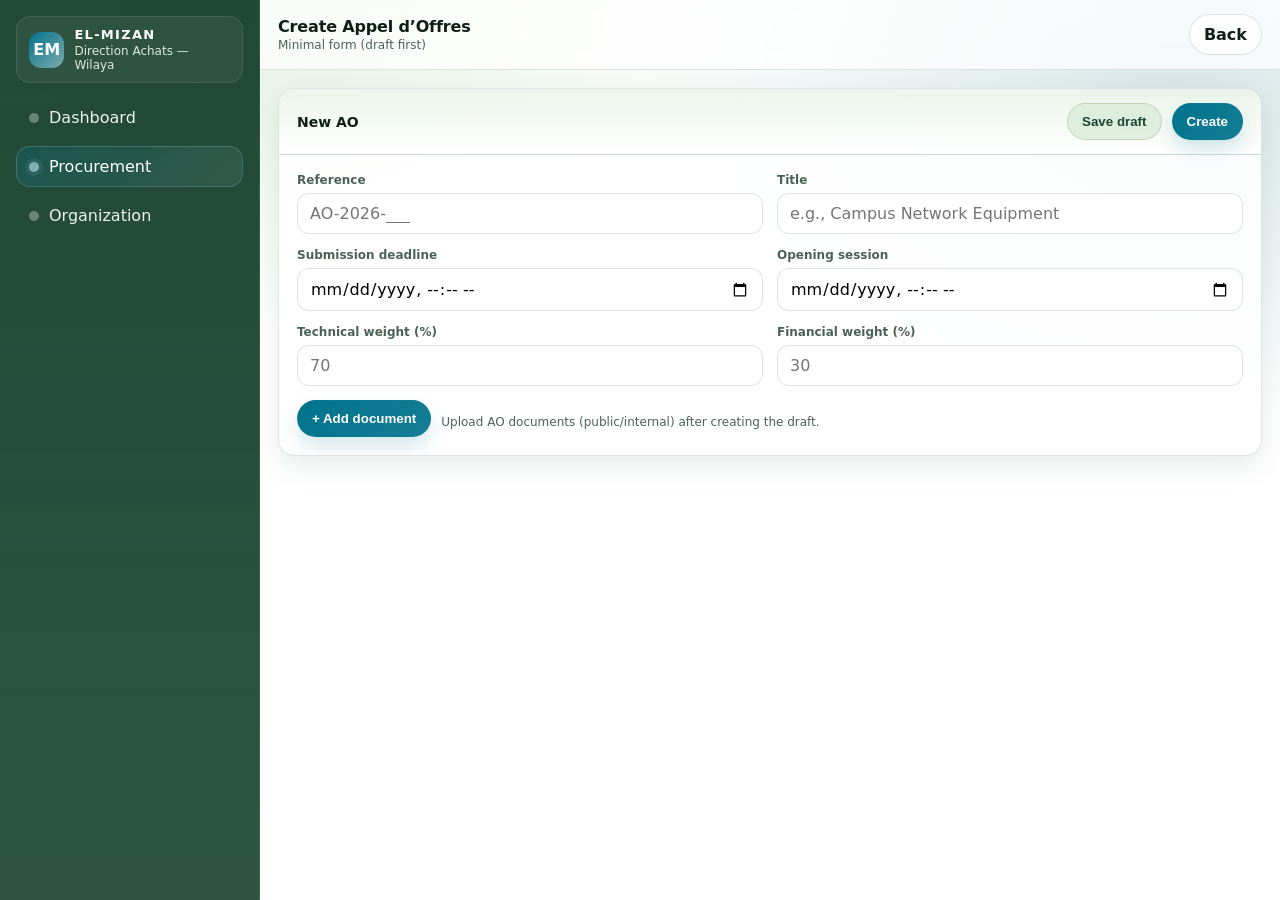
<file: ao_create.html>
<!-- ao_create.html -->
<!doctype html>
<html lang="en">
<head>
  <meta charset="utf-8" />
  <meta name="viewport" content="width=device-width, initial-scale=1" />
  <title>Create AO — Service Contractant</title>
  <link rel="stylesheet" href="styles.css" />
</head>
<body>
  <div class="layout">
    <aside class="sidebar">
      <div class="brand">
        <div class="logo">EM</div>
        <div>
          <b>EL-MIZAN</b>
          <small>Direction Achats — Wilaya</small>
        </div>
      </div>

      <nav class="nav">
        <a href="dashboard.html"><span class="dot"></span>Dashboard</a>
        <a class="active" href="procurement.html"><span class="dot"></span>Procurement</a>
        <a href="org_panel.html"><span class="dot"></span>Organization</a>
      </nav>
    </aside>

    <div class="shell">
      <header class="topbar">
        <div>
          <h1>Create Appel d’Offres</h1>
          <div class="meta">Minimal form (draft first)</div>
        </div>
        <div class="spacer"></div>
        <a class="btn ghost" href="appels.html">Back</a>
      </header>

      <main class="content">
        <div class="card">
          <div class="hd">
            <h2>New AO</h2>
            <div class="row">
              <button class="btn secondary">Save draft</button>
              <button class="btn primary">Create</button>
            </div>
          </div>
          <div class="bd">
            <div class="grid cols-2">
              <div class="field">
                <label>Reference</label>
                <input placeholder="AO-2026-___" />
              </div>
              <div class="field">
                <label>Title</label>
                <input placeholder="e.g., Campus Network Equipment" />
              </div>
              <div class="field">
                <label>Submission deadline</label>
                <input type="datetime-local" />
              </div>
              <div class="field">
                <label>Opening session</label>
                <input type="datetime-local" />
              </div>
              <div class="field">
                <label>Technical weight (%)</label>
                <input placeholder="70" />
              </div>
              <div class="field">
                <label>Financial weight (%)</label>
                <input placeholder="30" />
              </div>
            </div>

            <div style="height:14px;"></div>

            <div class="row">
              <button class="btn primary">+ Add document</button>
              <span class="hint">Upload AO documents (public/internal) after creating the draft.</span>
            </div>
          </div>
        </div>
      </main>
    </div>
  </div>
</body>
</html>
</file>
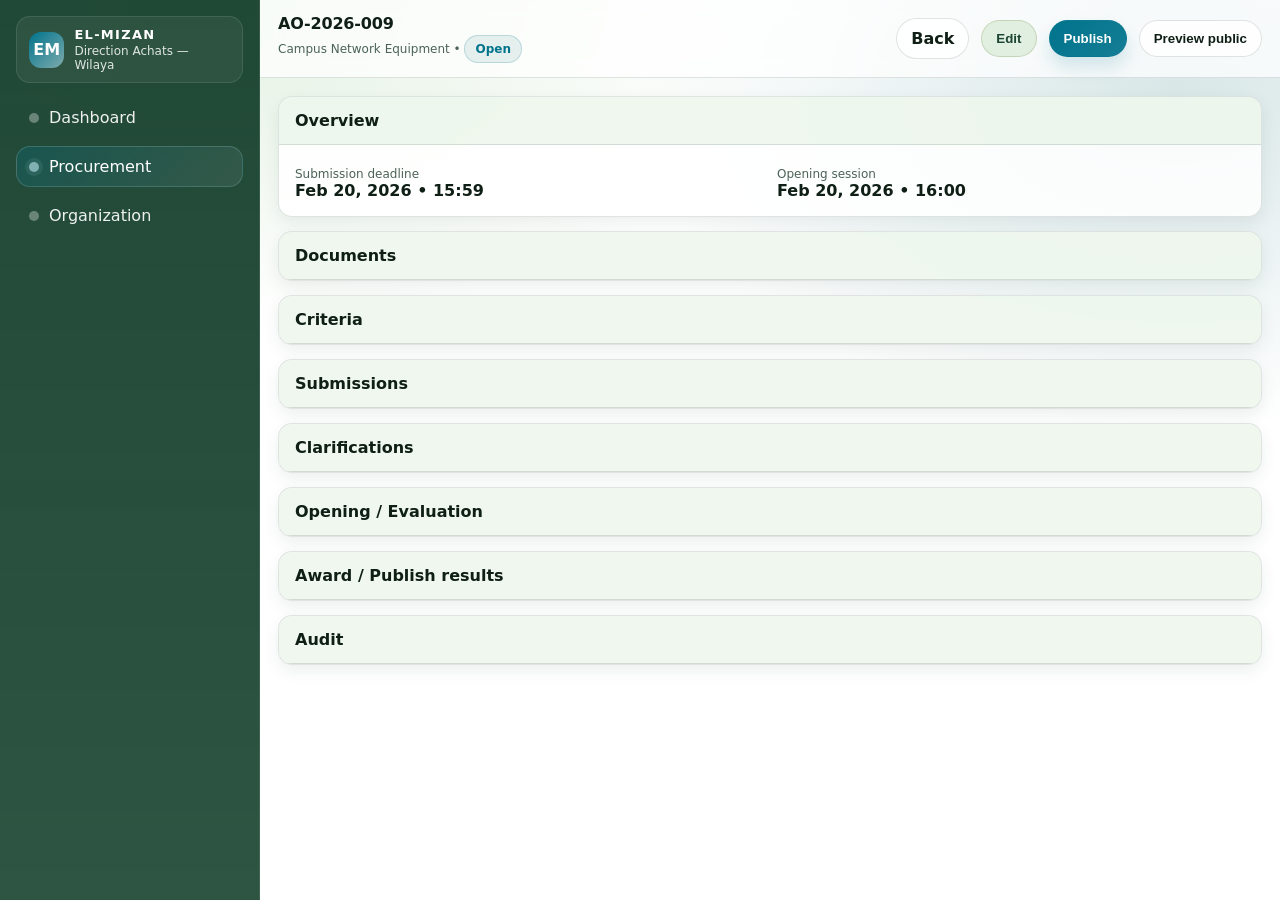
<file: ao_detail.html>
<!-- ao_detail.html -->
<!doctype html>
<html lang="en">
<head>
  <meta charset="utf-8" />
  <meta name="viewport" content="width=device-width, initial-scale=1" />
  <title>AO Detail — Service Contractant</title>
  <link rel="stylesheet" href="styles.css" />
</head>
<body>
  <div class="layout">
    <aside class="sidebar">
      <div class="brand">
        <div class="logo">EM</div>
        <div>
          <b>EL-MIZAN</b>
          <small>Direction Achats — Wilaya</small>
        </div>
      </div>

      <nav class="nav">
        <a href="dashboard.html"><span class="dot"></span>Dashboard</a>
        <a class="active" href="procurement.html"><span class="dot"></span>Procurement</a>
        <a href="org_panel.html"><span class="dot"></span>Organization</a>
      </nav>
    </aside>

    <div class="shell">
      <header class="topbar">
        <div>
          <h1>AO-2026-009</h1>
          <div class="meta">Campus Network Equipment • <span class="badge blue">Open</span></div>
        </div>
        <div class="spacer"></div>
        <a class="btn ghost" href="appels.html">Back</a>
        <button class="btn secondary">Edit</button>
        <button class="btn primary" title="Requires 2FA">Publish</button>
        <button class="btn ghost">Preview public</button>
      </header>

      <main class="content">
        <!-- Keep the page breathable: collapsible sections -->
        <details class="section" open>
          <summary>Overview</summary>
          <div class="body">
            <div class="grid cols-2">
              <div>
                <div class="hint">Submission deadline</div>
                <b>Feb 20, 2026 • 15:59</b>
              </div>
              <div>
                <div class="hint">Opening session</div>
                <b>Feb 20, 2026 • 16:00</b>
              </div>
            </div>
          </div>
        </details>

        <div style="height:14px;"></div>

        <details class="section">
          <summary>Documents</summary>
          <div class="body">
            <div class="row">
              <button class="btn primary">+ Add document</button>
              <span class="hint">Set visibility: Public / Internal</span>
            </div>
            <div style="height:10px;"></div>
            <table class="table" aria-label="Documents table">
              <thead>
                <tr>
                  <th>Document</th>
                  <th>Visibility</th>
                  <th style="width:180px;">Action</th>
                </tr>
              </thead>
              <tbody>
                <tr>
                  <td><b>Cahier_des_charges.pdf</b></td>
                  <td><span class="badge blue">Public</span></td>
                  <td class="row"><button class="btn ghost">Replace</button></td>
                </tr>
                <tr>
                  <td><b>Internal_notes.md</b></td>
                  <td><span class="badge gray">Internal</span></td>
                  <td class="row"><button class="btn ghost">Edit</button></td>
                </tr>
              </tbody>
            </table>
          </div>
        </details>

        <div style="height:14px;"></div>

        <details class="section">
          <summary>Criteria</summary>
          <div class="body">
            <div class="row">
              <span class="badge gray">Technical: 70%</span>
              <span class="badge gray">Financial: 30%</span>
              <div class="spacer"></div>
              <button class="btn secondary">Edit weights</button>
            </div>
          </div>
        </details>

        <div style="height:14px;"></div>

        <details class="section">
          <summary>Submissions</summary>
          <div class="body">
            <table class="table" aria-label="Submissions table">
              <thead>
                <tr>
                  <th>Operator</th>
                  <th>Status</th>
                  <th>Financial</th>
                  <th style="width:160px;">Action</th>
                </tr>
              </thead>
              <tbody>
                <tr>
                  <td><b>NetCom SARL</b></td>
                  <td><span class="badge blue">Submitted</span></td>
                  <td><span class="badge lock">Locked</span></td>
                  <td><a class="btn secondary" href="submission_detail.html">View</a></td>
                </tr>
                <tr>
                  <td><b>AlgerTel SPA</b></td>
                  <td><span class="badge blue">Submitted</span></td>
                  <td><span class="badge lock">Locked</span></td>
                  <td><a class="btn secondary" href="submission_detail.html">View</a></td>
                </tr>
              </tbody>
            </table>
          </div>
        </details>

        <div style="height:14px;"></div>

        <details class="section">
          <summary>Clarifications</summary>
          <div class="body">
            <div class="row">
              <span class="badge warn">2 open</span>
              <div class="spacer"></div>
              <button class="btn primary">+ New clarification</button>
            </div>
            <div style="height:10px;"></div>

            <div class="field">
              <label>Reply</label>
              <textarea placeholder="Write your answer…"></textarea>
            </div>
            <div class="row" style="margin-top:10px;">
              <button class="btn secondary">Save draft</button>
              <button class="btn primary">Send</button>
              <span class="hint">Publish answers when required by transparency rules.</span>
            </div>
          </div>
        </details>

        <div style="height:14px;"></div>

        <details class="section">
          <summary>Opening / Evaluation</summary>
          <div class="body">
            <div class="row">
              <span class="badge gray">Time-locked</span>
              <span class="badge gray">2FA required</span>
              <div class="spacer"></div>
              <button class="btn primary">Start opening session</button>
            </div>
            <div class="hint">Financial documents become accessible only during the session.</div>
          </div>
        </details>

        <div style="height:14px;"></div>

        <details class="section">
          <summary>Award / Publish results</summary>
          <div class="body">
            <div class="row">
              <button class="btn secondary">Generate decision draft</button>
              <button class="btn primary" title="Requires 2FA">Validate award</button>
              <button class="btn ghost">Publish results</button>
            </div>
          </div>
        </details>

        <div style="height:14px;"></div>

        <details class="section">
          <summary>Audit</summary>
          <div class="body">
            <table class="table" aria-label="Audit table">
              <thead>
                <tr>
                  <th>Date</th>
                  <th>Action</th>
                  <th>User</th>
                </tr>
              </thead>
              <tbody>
                <tr>
                  <td>Feb 19, 2026</td>
                  <td><span class="badge gray">Document upload</span></td>
                  <td>SC Admin</td>
                </tr>
                <tr>
                  <td>Feb 14, 2026</td>
                  <td><span class="badge warn">Publish</span></td>
                  <td>SC Admin</td>
                </tr>
              </tbody>
            </table>
          </div>
        </details>

      </main>
    </div>
  </div>
</body>
</html>
</file>
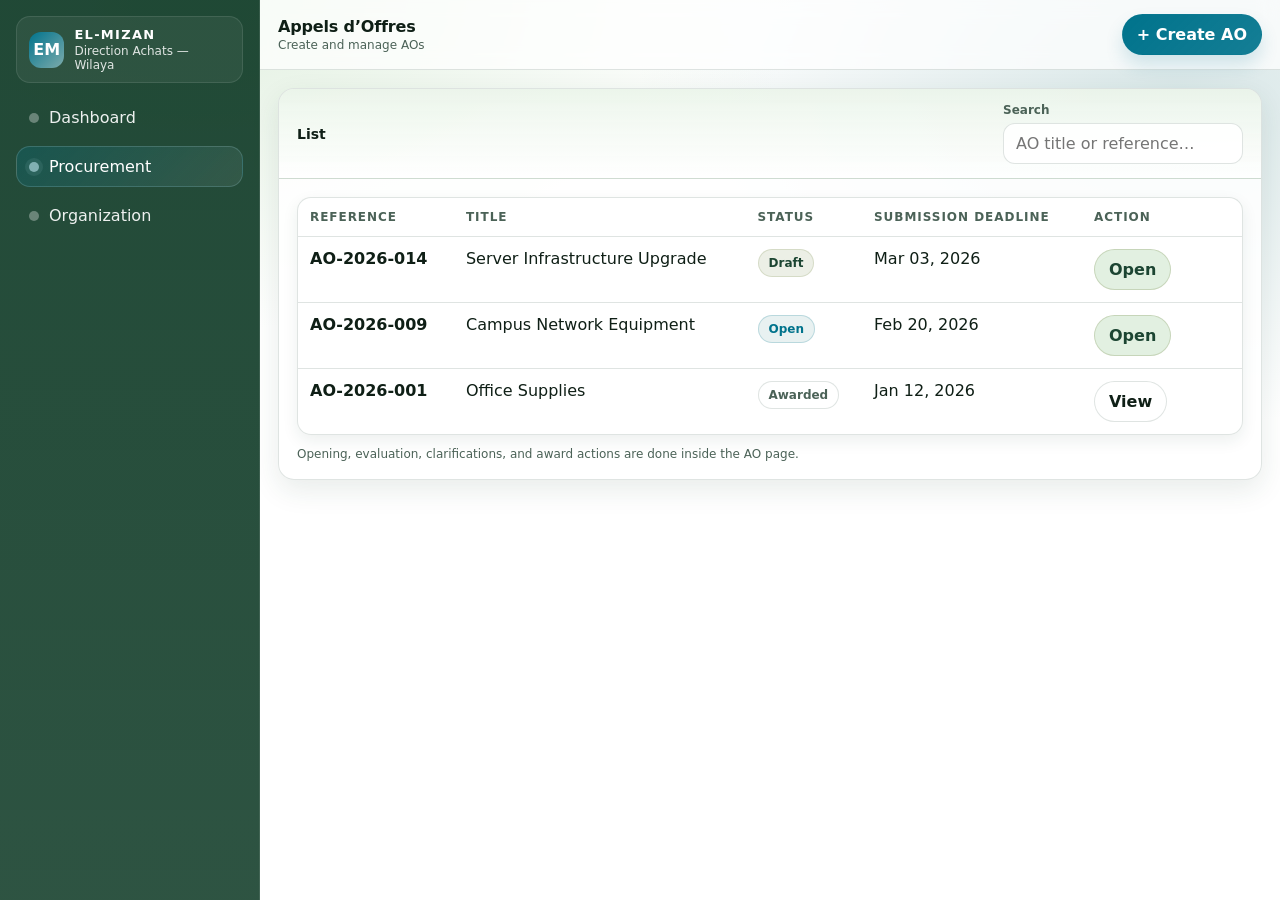
<file: appels.html>
<!-- appels.html -->
<!doctype html>
<html lang="en">
<head>
  <meta charset="utf-8" />
  <meta name="viewport" content="width=device-width, initial-scale=1" />
  <title>Appels d’Offres — Service Contractant</title>
  <link rel="stylesheet" href="styles.css" />
</head>
<body>
  <div class="layout">
    <aside class="sidebar">
      <div class="brand">
        <div class="logo">EM</div>
        <div>
          <b>EL-MIZAN</b>
          <small>Direction Achats — Wilaya</small>
        </div>
      </div>

      <nav class="nav">
        <a href="dashboard.html"><span class="dot"></span>Dashboard</a>
        <a class="active" href="procurement.html"><span class="dot"></span>Procurement</a>
        <a href="org_panel.html"><span class="dot"></span>Organization</a>
      </nav>
    </aside>

    <div class="shell">
      <header class="topbar">
        <div>
          <h1>Appels d’Offres</h1>
          <div class="meta">Create and manage AOs</div>
        </div>
        <div class="spacer"></div>
        <a class="btn primary" href="ao_create.html">+ Create AO</a>
      </header>

      <main class="content">
        <div class="card">
          <div class="hd">
            <h2>List</h2>
            <div class="row">
              <div class="field" style="min-width:240px;">
                <label>Search</label>
                <input type="search" placeholder="AO title or reference…" />
              </div>
            </div>
          </div>
          <div class="bd">
            <table class="table" aria-label="AOs table">
              <thead>
                <tr>
                  <th>Reference</th>
                  <th>Title</th>
                  <th>Status</th>
                  <th>Submission deadline</th>
                  <th style="width:160px;">Action</th>
                </tr>
              </thead>
              <tbody>
                <tr>
                  <td><b>AO-2026-014</b></td>
                  <td>Server Infrastructure Upgrade</td>
                  <td><span class="badge warn">Draft</span></td>
                  <td class="muted">Mar 03, 2026</td>
                  <td><a class="btn secondary" href="ao_detail.html">Open</a></td>
                </tr>
                <tr>
                  <td><b>AO-2026-009</b></td>
                  <td>Campus Network Equipment</td>
                  <td><span class="badge blue">Open</span></td>
                  <td class="muted">Feb 20, 2026</td>
                  <td><a class="btn secondary" href="ao_detail.html">Open</a></td>
                </tr>
                <tr>
                  <td><b>AO-2026-001</b></td>
                  <td>Office Supplies</td>
                  <td><span class="badge gray">Awarded</span></td>
                  <td class="muted">Jan 12, 2026</td>
                  <td><a class="btn ghost" href="ao_detail.html">View</a></td>
                </tr>
              </tbody>
            </table>

            <div class="hint" style="margin-top:12px;">
              Opening, evaluation, clarifications, and award actions are done inside the AO page.
            </div>
          </div>
        </div>
      </main>
    </div>
  </div>
</body>
</html>
</file>
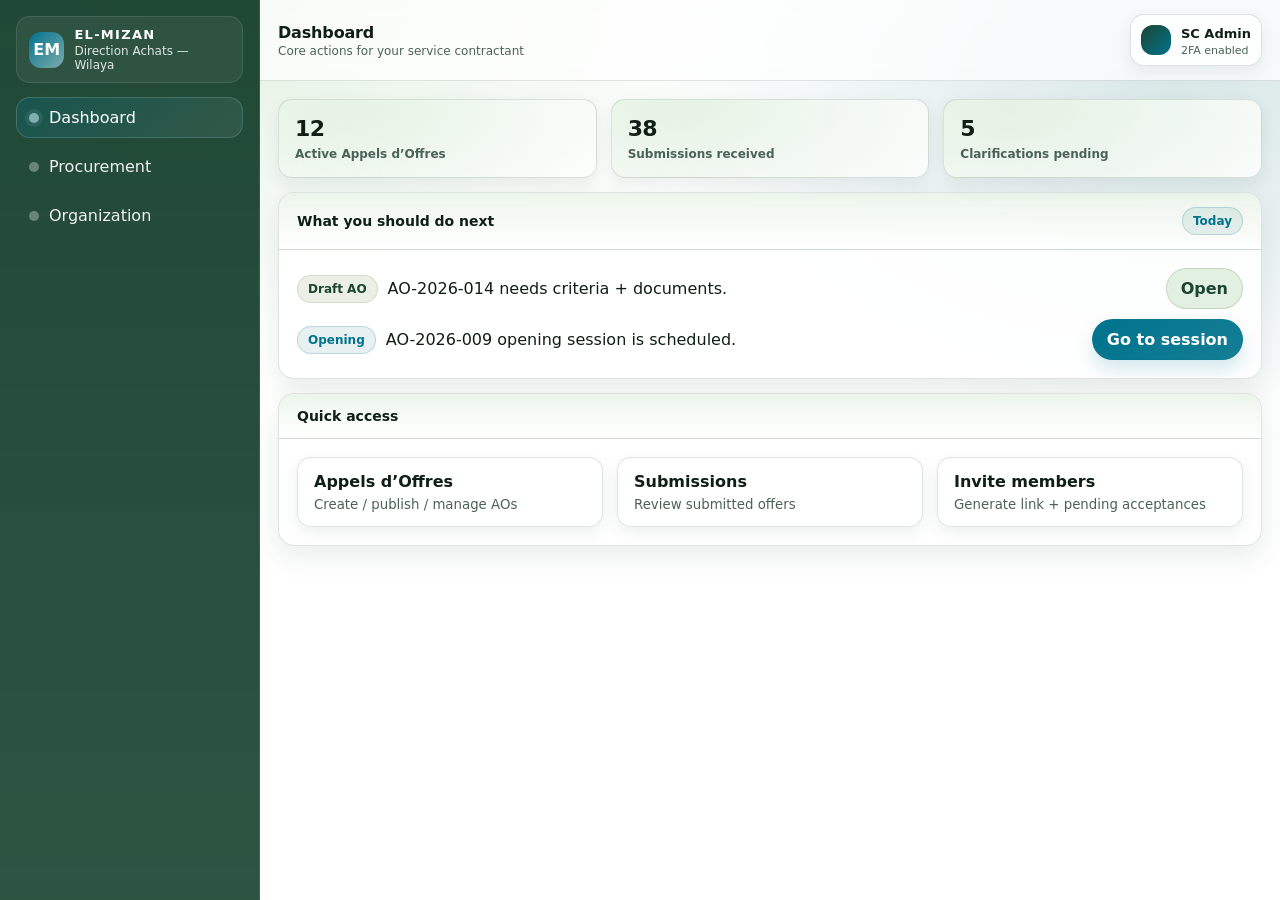
<file: dashboard.html>
<!-- dashboard.html -->
<!doctype html>
<html lang="en">
<head>
  <meta charset="utf-8" />
  <meta name="viewport" content="width=device-width, initial-scale=1" />
  <title>Dashboard — Service Contractant</title>
  <link rel="stylesheet" href="styles.css" />
</head>
<body>
  <div class="layout">
    <aside class="sidebar">
      <div class="brand">
        <div class="logo">EM</div>
        <div>
          <b>EL-MIZAN</b>
          <small>Direction Achats — Wilaya</small>
        </div>
      </div>

      <nav class="nav">
        <a class="active" href="dashboard.html"><span class="dot"></span>Dashboard</a>
        <a href="procurement.html"><span class="dot"></span>Procurement</a>
        <a href="org_panel.html"><span class="dot"></span>Organization</a>
      </nav>
    </aside>

    <div class="shell">
      <header class="topbar">
        <div>
          <h1>Dashboard</h1>
          <div class="meta">Core actions for your service contractant</div>
        </div>
        <div class="spacer"></div>
        <div class="user">
          <div class="pic"></div>
          <div>
            <b>SC Admin</b>
            <small>2FA enabled</small>
          </div>
        </div>
      </header>

      <main class="content">
        <div class="grid cols-3">
          <div class="kpi">
            <b>12</b>
            <div class="label">Active Appels d’Offres</div>
          </div>
          <div class="kpi">
            <b>38</b>
            <div class="label">Submissions received</div>
          </div>
          <div class="kpi">
            <b>5</b>
            <div class="label">Clarifications pending</div>
          </div>
        </div>

        <div class="card" style="margin-top:14px;">
          <div class="hd">
            <h2>What you should do next</h2>
            <span class="badge blue">Today</span>
          </div>
          <div class="bd">
            <div class="row">
              <span class="badge warn">Draft AO</span>
              <span>AO-2026-014 needs criteria + documents.</span>
              <div class="spacer"></div>
              <a class="btn secondary" href="ao_detail.html">Open</a>
            </div>
            <div style="height:10px;"></div>
            <div class="row">
              <span class="badge blue">Opening</span>
              <span>AO-2026-009 opening session is scheduled.</span>
              <div class="spacer"></div>
              <a class="btn primary" href="ao_detail.html">Go to session</a>
            </div>
          </div>
        </div>

        <div class="card" style="margin-top:14px;">
          <div class="hd">
            <h2>Quick access</h2>
          </div>
          <div class="bd">
            <div class="grid cols-3 linkcards">
              <a href="appels.html">
                <b>Appels d’Offres</b>
                <small>Create / publish / manage AOs</small>
              </a>
              <a href="submissions.html">
                <b>Submissions</b>
                <small>Review submitted offers</small>
              </a>
              <a href="org_invites.html">
                <b>Invite members</b>
                <small>Generate link + pending acceptances</small>
              </a>
            </div>
          </div>
        </div>
      </main>
    </div>
  </div>
</body>
</html>
</file>
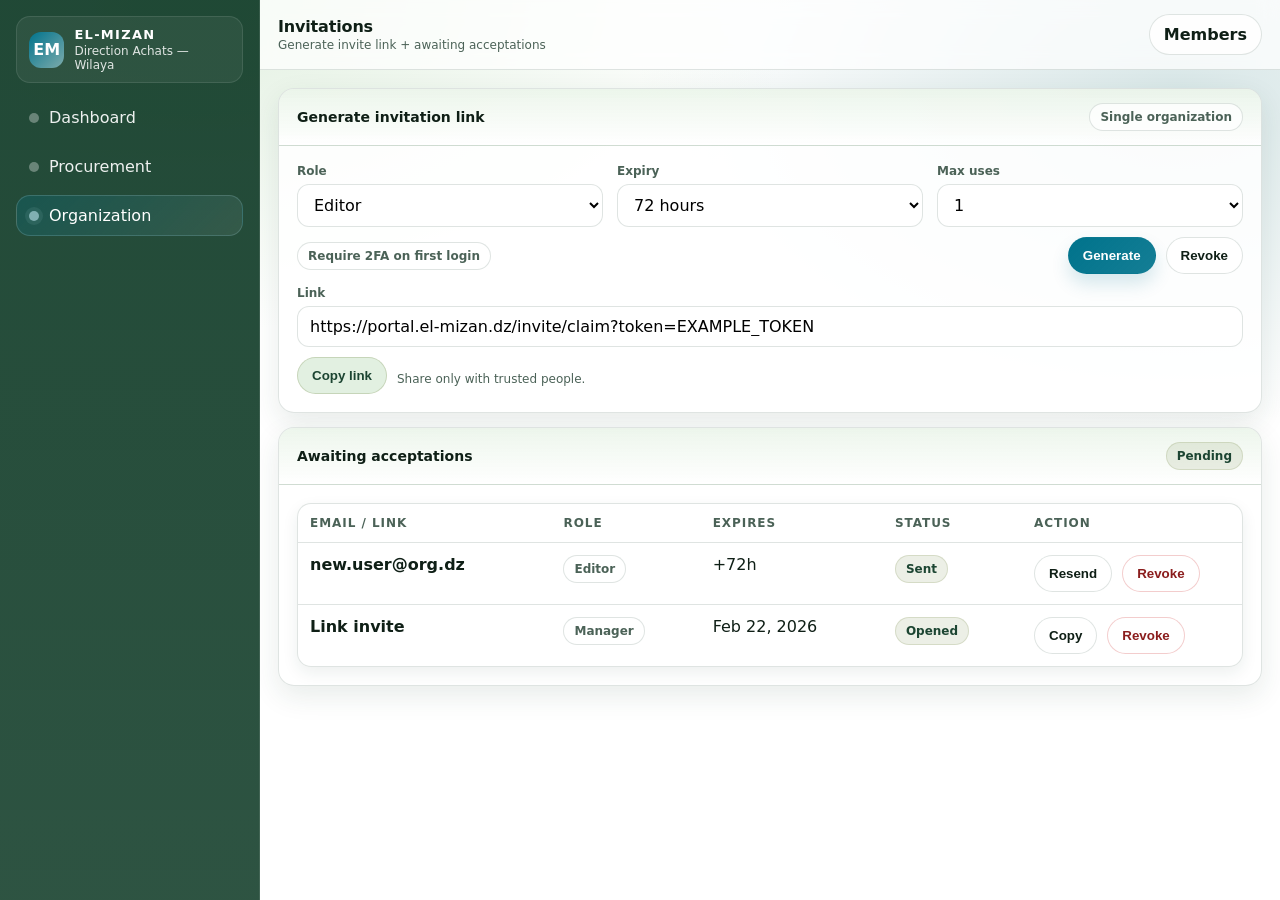
<file: org_invites.html>
<!-- org_invites.html -->
<!doctype html>
<html lang="en">
<head>
  <meta charset="utf-8" />
  <meta name="viewport" content="width=device-width, initial-scale=1" />
  <title>Invitations — Service Contractant</title>
  <link rel="stylesheet" href="styles.css" />
</head>
<body>
  <div class="layout">
    <aside class="sidebar">
      <div class="brand">
        <div class="logo">EM</div>
        <div>
          <b>EL-MIZAN</b>
          <small>Direction Achats — Wilaya</small>
        </div>
      </div>

      <nav class="nav">
        <a href="dashboard.html"><span class="dot"></span>Dashboard</a>
        <a href="procurement.html"><span class="dot"></span>Procurement</a>
        <a class="active" href="org_panel.html"><span class="dot"></span>Organization</a>
      </nav>
    </aside>

    <div class="shell">
      <header class="topbar">
        <div>
          <h1>Invitations</h1>
          <div class="meta">Generate invite link + awaiting acceptations</div>
        </div>
        <div class="spacer"></div>
        <a class="btn ghost" href="org_members.html">Members</a>
      </header>

      <main class="content">
        <div class="card">
          <div class="hd">
            <h2>Generate invitation link</h2>
            <span class="badge gray">Single organization</span>
          </div>
          <div class="bd">
            <div class="grid cols-3">
              <div class="field">
                <label>Role</label>
                <select>
                  <option>Editor</option>
                  <option>Manager</option>
                  <option>Viewer</option>
                </select>
              </div>
              <div class="field">
                <label>Expiry</label>
                <select>
                  <option>24 hours</option>
                  <option selected>72 hours</option>
                  <option>7 days</option>
                </select>
              </div>
              <div class="field">
                <label>Max uses</label>
                <select>
                  <option selected>1</option>
                  <option>5</option>
                  <option>Unlimited</option>
                </select>
              </div>
            </div>

            <div style="height:10px;"></div>

            <div class="row">
              <span class="badge gray">Require 2FA on first login</span>
              <div class="spacer"></div>
              <button class="btn primary">Generate</button>
              <button class="btn ghost">Revoke</button>
            </div>

            <div style="height:12px;"></div>

            <div class="field">
              <label>Link</label>
              <input value="https://portal.el-mizan.dz/invite/claim?token=EXAMPLE_TOKEN" readonly />
            </div>

            <div class="row" style="margin-top:10px;">
              <button class="btn secondary">Copy link</button>
              <span class="hint">Share only with trusted people.</span>
            </div>
          </div>
        </div>

        <div style="height:14px;"></div>

        <div class="card">
          <div class="hd">
            <h2>Awaiting acceptations</h2>
            <span class="badge warn">Pending</span>
          </div>
          <div class="bd">
            <table class="table" aria-label="Pending invites table">
              <thead>
                <tr>
                  <th>Email / Link</th>
                  <th>Role</th>
                  <th>Expires</th>
                  <th>Status</th>
                  <th style="width:220px;">Action</th>
                </tr>
              </thead>
              <tbody>
                <tr>
                  <td><b>new.user@org.dz</b></td>
                  <td><span class="badge gray">Editor</span></td>
                  <td class="muted">+72h</td>
                  <td><span class="badge warn">Sent</span></td>
                  <td class="row">
                    <button class="btn ghost">Resend</button>
                    <button class="btn danger">Revoke</button>
                  </td>
                </tr>
                <tr>
                  <td><b>Link invite</b></td>
                  <td><span class="badge gray">Manager</span></td>
                  <td class="muted">Feb 22, 2026</td>
                  <td><span class="badge warn">Opened</span></td>
                  <td class="row">
                    <button class="btn ghost">Copy</button>
                    <button class="btn danger">Revoke</button>
                  </td>
                </tr>
              </tbody>
            </table>
          </div>
        </div>

      </main>
    </div>
  </div>
</body>
</html>
</file>
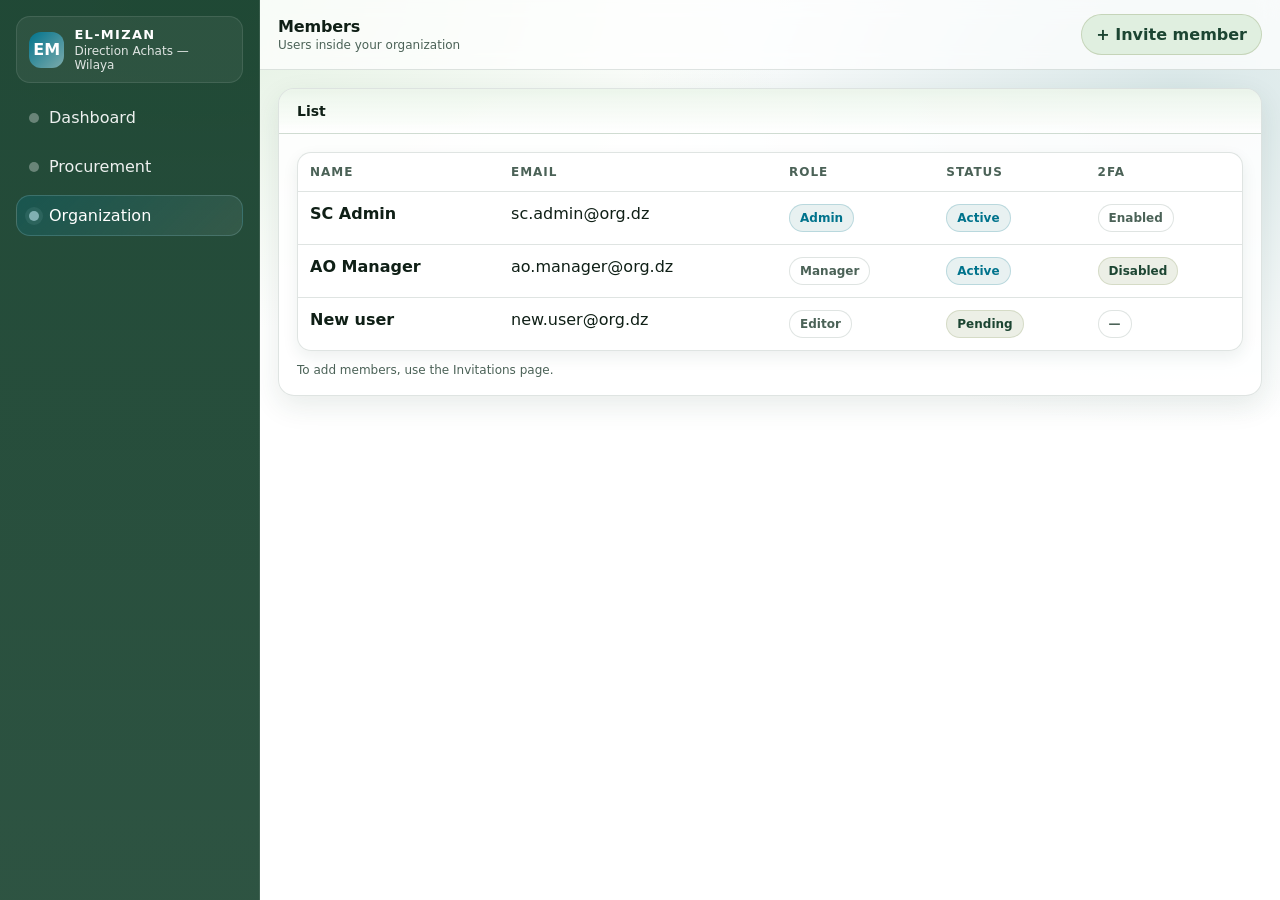
<file: org_members.html>
<!-- org_members.html -->
<!doctype html>
<html lang="en">
<head>
  <meta charset="utf-8" />
  <meta name="viewport" content="width=device-width, initial-scale=1" />
  <title>Members — Service Contractant</title>
  <link rel="stylesheet" href="styles.css" />
</head>
<body>
  <div class="layout">
    <aside class="sidebar">
      <div class="brand">
        <div class="logo">EM</div>
        <div>
          <b>EL-MIZAN</b>
          <small>Direction Achats — Wilaya</small>
        </div>
      </div>

      <nav class="nav">
        <a href="dashboard.html"><span class="dot"></span>Dashboard</a>
        <a href="procurement.html"><span class="dot"></span>Procurement</a>
        <a class="active" href="org_panel.html"><span class="dot"></span>Organization</a>
      </nav>
    </aside>

    <div class="shell">
      <header class="topbar">
        <div>
          <h1>Members</h1>
          <div class="meta">Users inside your organization</div>
        </div>
        <div class="spacer"></div>
        <a class="btn secondary" href="org_invites.html">+ Invite member</a>
      </header>

      <main class="content">
        <div class="card">
          <div class="hd">
            <h2>List</h2>
          </div>
          <div class="bd">
            <table class="table" aria-label="Members table">
              <thead>
                <tr>
                  <th>Name</th>
                  <th>Email</th>
                  <th>Role</th>
                  <th>Status</th>
                  <th>2FA</th>
                </tr>
              </thead>
              <tbody>
                <tr>
                  <td><b>SC Admin</b></td>
                  <td>sc.admin@org.dz</td>
                  <td><span class="badge blue">Admin</span></td>
                  <td><span class="badge blue">Active</span></td>
                  <td><span class="badge gray">Enabled</span></td>
                </tr>
                <tr>
                  <td><b>AO Manager</b></td>
                  <td>ao.manager@org.dz</td>
                  <td><span class="badge gray">Manager</span></td>
                  <td><span class="badge blue">Active</span></td>
                  <td><span class="badge warn">Disabled</span></td>
                </tr>
                <tr>
                  <td><b>New user</b></td>
                  <td>new.user@org.dz</td>
                  <td><span class="badge gray">Editor</span></td>
                  <td><span class="badge warn">Pending</span></td>
                  <td><span class="badge gray">—</span></td>
                </tr>
              </tbody>
            </table>

            <div class="hint" style="margin-top:12px;">
              To add members, use the Invitations page.
            </div>
          </div>
        </div>
      </main>
    </div>
  </div>
</body>
</html>
</file>
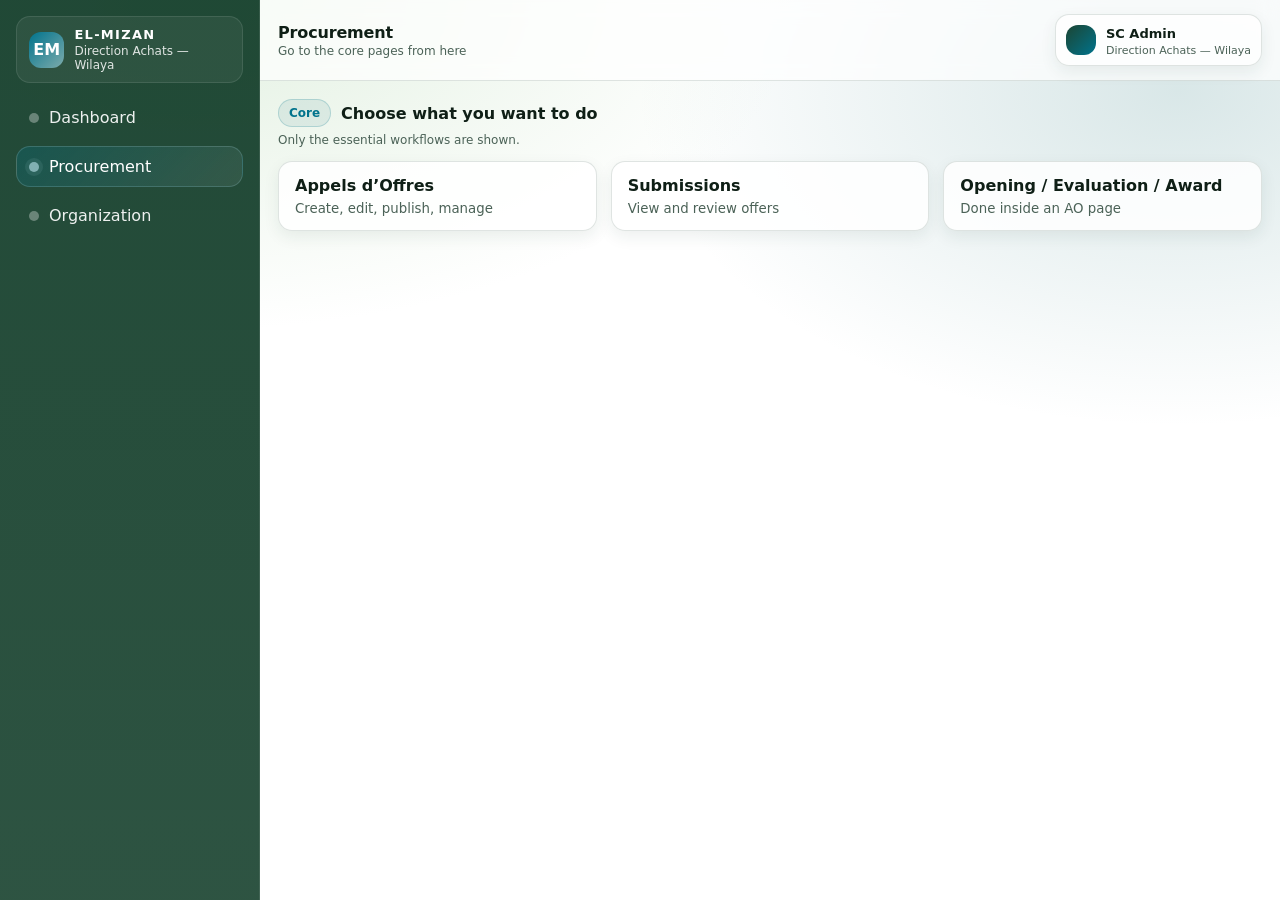
<file: procurement.html>
<!-- procurement.html -->
<!doctype html>
<html lang="en">
<head>
  <meta charset="utf-8" />
  <meta name="viewport" content="width=device-width, initial-scale=1" />
  <title>Procurement — Service Contractant</title>
  <link rel="stylesheet" href="styles.css" />
</head>
<body>
  <div class="layout">
    <aside class="sidebar">
      <div class="brand">
        <div class="logo">EM</div>
        <div>
          <b>EL-MIZAN</b>
          <small>Direction Achats — Wilaya</small>
        </div>
      </div>

      <nav class="nav">
        <a href="dashboard.html"><span class="dot"></span>Dashboard</a>
        <a class="active" href="procurement.html"><span class="dot"></span>Procurement</a>
        <a href="org_panel.html"><span class="dot"></span>Organization</a>
      </nav>
    </aside>

    <div class="shell">
      <header class="topbar">
        <div>
          <h1>Procurement</h1>
          <div class="meta">Go to the core pages from here</div>
        </div>
        <div class="spacer"></div>
        <div class="user">
          <div class="pic"></div>
          <div>
            <b>SC Admin</b>
            <small>Direction Achats — Wilaya</small>
          </div>
        </div>
      </header>

      <main class="content">
        <div class="pagemeta">
          <div class="title">
            <span class="badge blue">Core</span>
            <h2>Choose what you want to do</h2>
          </div>
          <div class="hint">Only the essential workflows are shown.</div>
        </div>

        <div class="grid cols-3 linkcards">
          <a href="appels.html">
            <b>Appels d’Offres</b>
            <small>Create, edit, publish, manage</small>
          </a>
          <a href="submissions.html">
            <b>Submissions</b>
            <small>View and review offers</small>
          </a>
          <a href="ao_detail.html">
            <b>Opening / Evaluation / Award</b>
            <small>Done inside an AO page</small>
          </a>
        </div>
      </main>
    </div>
  </div>
</body>
</html>
</file>
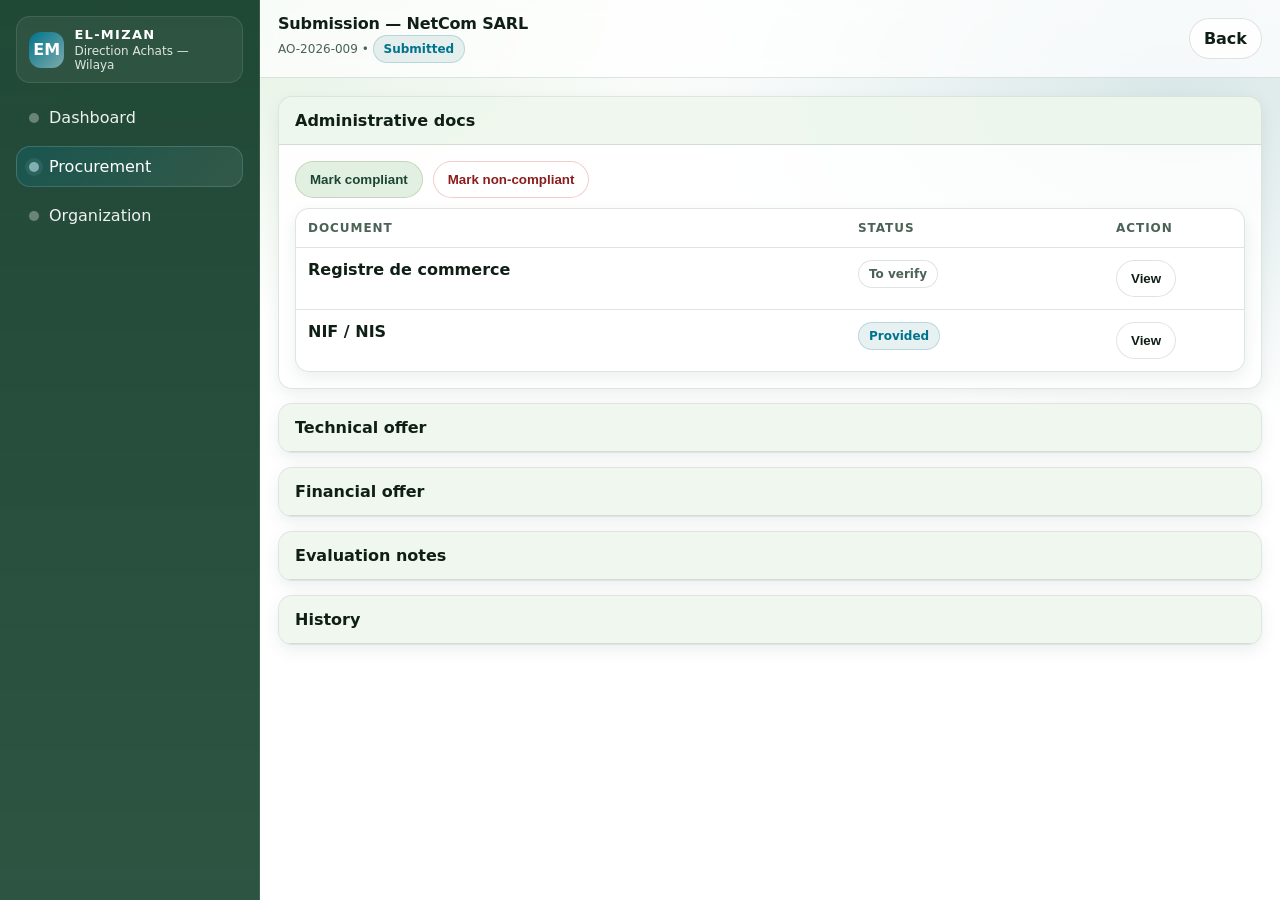
<file: submission_detail.html>
<!-- submission_detail.html -->
<!doctype html>
<html lang="en">
<head>
  <meta charset="utf-8" />
  <meta name="viewport" content="width=device-width, initial-scale=1" />
  <title>Submission Detail — Service Contractant</title>
  <link rel="stylesheet" href="styles.css" />
</head>
<body>
  <div class="layout">
    <aside class="sidebar">
      <div class="brand">
        <div class="logo">EM</div>
        <div>
          <b>EL-MIZAN</b>
          <small>Direction Achats — Wilaya</small>
        </div>
      </div>

      <nav class="nav">
        <a href="dashboard.html"><span class="dot"></span>Dashboard</a>
        <a class="active" href="procurement.html"><span class="dot"></span>Procurement</a>
        <a href="org_panel.html"><span class="dot"></span>Organization</a>
      </nav>
    </aside>

    <div class="shell">
      <header class="topbar">
        <div>
          <h1>Submission — NetCom SARL</h1>
          <div class="meta">AO-2026-009 • <span class="badge blue">Submitted</span></div>
        </div>
        <div class="spacer"></div>
        <a class="btn ghost" href="submissions.html">Back</a>
      </header>

      <main class="content">
        <details class="section" open>
          <summary>Administrative docs</summary>
          <div class="body">
            <div class="row">
              <button class="btn secondary">Mark compliant</button>
              <button class="btn danger">Mark non-compliant</button>
            </div>
            <div style="height:10px;"></div>
            <table class="table" aria-label="Admin docs table">
              <thead>
                <tr>
                  <th>Document</th>
                  <th>Status</th>
                  <th style="width:140px;">Action</th>
                </tr>
              </thead>
              <tbody>
                <tr><td><b>Registre de commerce</b></td><td><span class="badge gray">To verify</span></td><td><button class="btn ghost">View</button></td></tr>
                <tr><td><b>NIF / NIS</b></td><td><span class="badge blue">Provided</span></td><td><button class="btn ghost">View</button></td></tr>
              </tbody>
            </table>
          </div>
        </details>

        <div style="height:14px;"></div>

        <details class="section">
          <summary>Technical offer</summary>
          <div class="body">
            <div class="row">
              <button class="btn ghost">Download</button>
              <span class="hint">Technical documents are accessible according to your process.</span>
            </div>
          </div>
        </details>

        <div style="height:14px;"></div>

        <details class="section">
          <summary>Financial offer</summary>
          <div class="body">
            <div class="row">
              <span class="badge lock">Locked</span>
              <span class="hint">Available only during the opening session.</span>
              <div class="spacer"></div>
              <a class="btn primary" href="ao_detail.html">Go to AO session</a>
            </div>
          </div>
        </details>

        <div style="height:14px;"></div>

        <details class="section">
          <summary>Evaluation notes</summary>
          <div class="body">
            <div class="field">
              <label>Notes</label>
              <textarea placeholder="Write notes…"></textarea>
            </div>
            <div class="row" style="margin-top:10px;">
              <button class="btn secondary">Save</button>
            </div>
          </div>
        </details>

        <div style="height:14px;"></div>

        <details class="section">
          <summary>History</summary>
          <div class="body">
            <table class="table" aria-label="History table">
              <thead>
                <tr>
                  <th>Date</th>
                  <th>Event</th>
                </tr>
              </thead>
              <tbody>
                <tr><td>Feb 19, 2026</td><td><span class="badge blue">Submitted</span></td></tr>
                <tr><td>Feb 19, 2026</td><td><span class="badge gray">Financial encrypted</span></td></tr>
              </tbody>
            </table>
          </div>
        </details>
      </main>
    </div>
  </div>
</body>
</html>
</file>
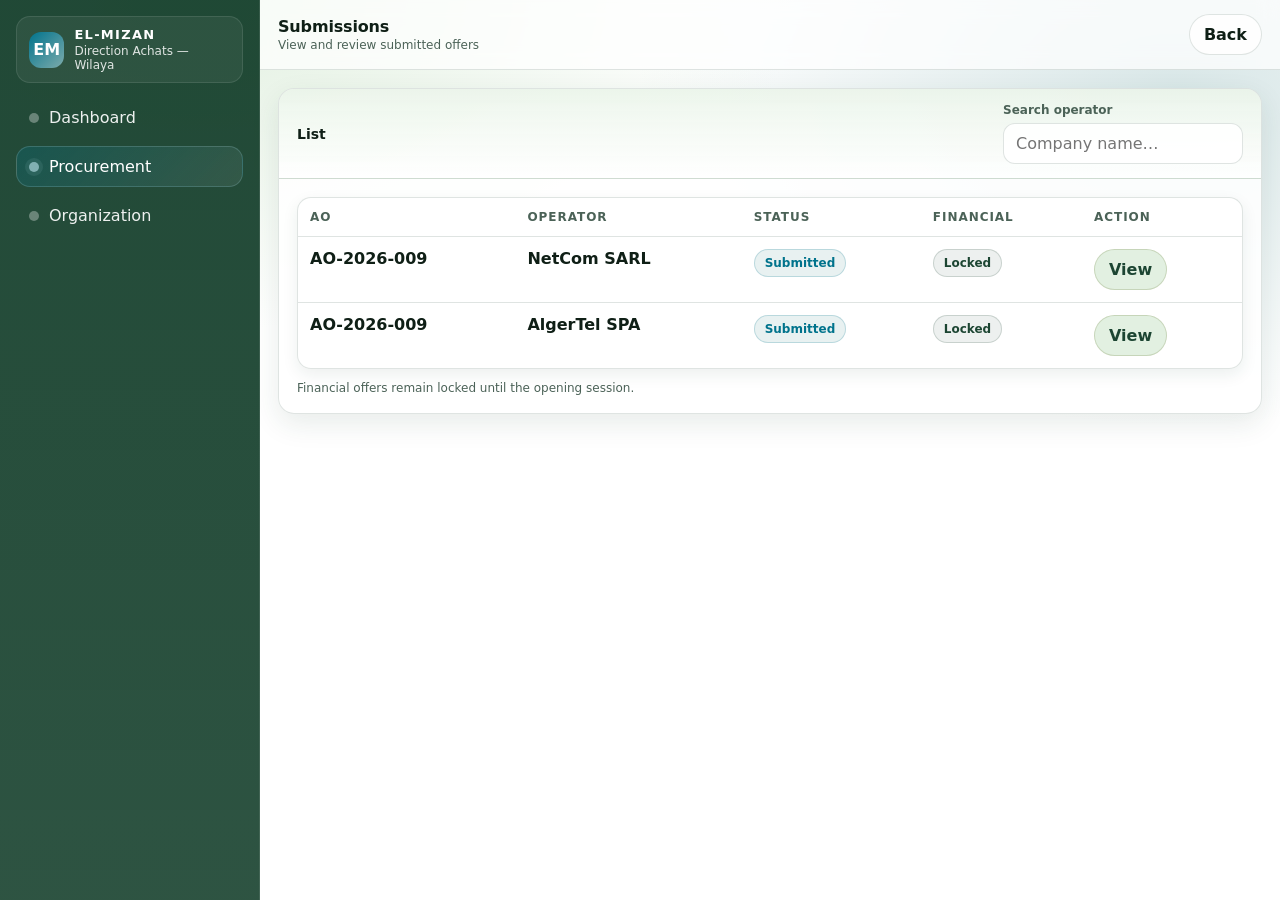
<file: submissions.html>
<!-- submissions.html -->
<!doctype html>
<html lang="en">
<head>
  <meta charset="utf-8" />
  <meta name="viewport" content="width=device-width, initial-scale=1" />
  <title>Submissions — Service Contractant</title>
  <link rel="stylesheet" href="styles.css" />
</head>
<body>
  <div class="layout">
    <aside class="sidebar">
      <div class="brand">
        <div class="logo">EM</div>
        <div>
          <b>EL-MIZAN</b>
          <small>Direction Achats — Wilaya</small>
        </div>
      </div>

      <nav class="nav">
        <a href="dashboard.html"><span class="dot"></span>Dashboard</a>
        <a class="active" href="procurement.html"><span class="dot"></span>Procurement</a>
        <a href="org_panel.html"><span class="dot"></span>Organization</a>
      </nav>
    </aside>

    <div class="shell">
      <header class="topbar">
        <div>
          <h1>Submissions</h1>
          <div class="meta">View and review submitted offers</div>
        </div>
        <div class="spacer"></div>
        <a class="btn ghost" href="procurement.html">Back</a>
      </header>

      <main class="content">
        <div class="card">
          <div class="hd">
            <h2>List</h2>
            <div class="row">
              <div class="field" style="min-width:240px;">
                <label>Search operator</label>
                <input type="search" placeholder="Company name…" />
              </div>
            </div>
          </div>
          <div class="bd">
            <table class="table" aria-label="Submissions table">
              <thead>
                <tr>
                  <th>AO</th>
                  <th>Operator</th>
                  <th>Status</th>
                  <th>Financial</th>
                  <th style="width:160px;">Action</th>
                </tr>
              </thead>
              <tbody>
                <tr>
                  <td><b>AO-2026-009</b></td>
                  <td><b>NetCom SARL</b></td>
                  <td><span class="badge blue">Submitted</span></td>
                  <td><span class="badge lock">Locked</span></td>
                  <td><a class="btn secondary" href="submission_detail.html">View</a></td>
                </tr>
                <tr>
                  <td><b>AO-2026-009</b></td>
                  <td><b>AlgerTel SPA</b></td>
                  <td><span class="badge blue">Submitted</span></td>
                  <td><span class="badge lock">Locked</span></td>
                  <td><a class="btn secondary" href="submission_detail.html">View</a></td>
                </tr>
              </tbody>
            </table>

            <div class="hint" style="margin-top:12px;">
              Financial offers remain locked until the opening session.
            </div>
          </div>
        </div>
      </main>
    </div>
  </div>
</body>
</html>
</file>
<file: styles.css>
/* styles.css */
:root{
  /* Palette */
  --g-900:#1C4532;   /* deep evergreen */
  --g-500:#97A675;   /* sage */
  --w:#FFFFFF;       /* white */
  --g-050:#D6EAD4;   /* pale mint */
  --t-200:#81B0B2;   /* soft teal */
  --t-700:#00738C;   /* deep teal */

  /* Neutrals */
  --text:#0f1f16;
  --muted:#4b6257;
  --line:rgba(28,69,50,.14);

  --shadow: 0 10px 28px rgba(28,69,50,.10);
  --shadow-soft: 0 6px 16px rgba(28,69,50,.08);

  --r-card:16px;
  --r-btn:999px;
  --r-inp:12px;

  --focus: 0 0 0 4px rgba(0,115,140,.18);
}

*{ box-sizing:border-box; }
html,body{ height:100%; }
body{
  margin:0;
  font-family: ui-sans-serif, system-ui, -apple-system, Segoe UI, Roboto, Arial, "Noto Sans", "Helvetica Neue", sans-serif;
  color:var(--text);
  background:
    radial-gradient(1100px 600px at 15% 0%, rgba(214,234,212,.70), transparent 55%),
    radial-gradient(900px 560px at 92% 10%, rgba(129,176,178,.30), transparent 60%),
    var(--w);
}

a{ color:inherit; text-decoration:none; }
a:focus, button:focus, input:focus, select:focus, textarea:focus, summary:focus{
  outline:none; box-shadow:var(--focus); border-color:rgba(0,115,140,.55)!important;
}

.layout{
  display:grid;
  grid-template-columns: 260px 1fr;
  min-height:100vh;
}

.sidebar{
  position:sticky; top:0;
  height:100vh;
  padding:16px;
  background: linear-gradient(180deg, rgba(28,69,50,.98), rgba(28,69,50,.92));
  color:var(--w);
  border-right:1px solid rgba(255,255,255,.10);
  overflow:auto;
}

.brand{
  display:flex; align-items:center; gap:10px;
  padding:10px 12px;
  border-radius:14px;
  background: rgba(255,255,255,.06);
  border:1px solid rgba(255,255,255,.10);
  margin-bottom:14px;
}
.logo{
  width:36px; height:36px;
  border-radius:12px;
  background: linear-gradient(135deg, var(--t-700), rgba(129,176,178,.95));
  display:grid; place-items:center;
  font-weight:900;
}
.brand b{
  display:block;
  font-size:13px;
  letter-spacing:.10em;
  text-transform:uppercase;
}
.brand small{
  display:block;
  opacity:.85;
  font-size:12px;
  margin-top:2px;
}

.nav{
  display:flex;
  flex-direction:column;
  gap:8px;
}
.nav a{
  display:flex; align-items:center; gap:10px;
  padding:10px 12px;
  border-radius:14px;
  border:1px solid transparent;
  opacity:.92;
  transition:.14s ease;
}
.nav a:hover{
  background: rgba(255,255,255,.07);
  border-color: rgba(255,255,255,.10);
  opacity:1;
  transform: translateY(-1px);
}
.nav a.active{
  background: linear-gradient(135deg, rgba(0,115,140,.28), rgba(255,255,255,.08));
  border-color: rgba(129,176,178,.30);
  opacity:1;
}
.dot{
  width:10px; height:10px; border-radius:999px;
  background: rgba(255,255,255,.35);
}
.nav a.active .dot{ background: var(--t-200); box-shadow: 0 0 0 4px rgba(129,176,178,.14); }

.shell{ min-width:0; display:flex; flex-direction:column; }

.topbar{
  position:sticky; top:0; z-index:10;
  background: rgba(255,255,255,.72);
  backdrop-filter: blur(10px);
  border-bottom:1px solid var(--line);
  padding: 14px 18px;
  display:flex;
  align-items:center;
  gap:12px;
}
.topbar h1{
  margin:0;
  font-size:16px;
  letter-spacing:-.01em;
}
.topbar .meta{
  margin-top:2px;
  font-size:12px;
  color:var(--muted);
}
.topbar .spacer{ flex:1; }
.user{
  display:flex; align-items:center; gap:10px;
  padding:8px 10px;
  border:1px solid var(--line);
  background: rgba(255,255,255,.78);
  border-radius:14px;
  box-shadow: var(--shadow-soft);
}
.user .pic{
  width:30px; height:30px;
  border-radius:12px;
  background: linear-gradient(135deg, var(--g-900), var(--t-700));
}
.user b{ font-size:13px; }
.user small{ display:block; font-size:11px; color:var(--muted); margin-top:2px; }

.content{
  padding:18px;
  max-width: 1120px;
  width:100%;
  margin:0 auto;
}

.card{
  background: rgba(255,255,255,.85);
  border:1px solid var(--line);
  border-radius: var(--r-card);
  box-shadow: var(--shadow);
  overflow:hidden;
}
.card .hd{
  padding:14px 18px;
  display:flex;
  align-items:center;
  justify-content:space-between;
  border-bottom:1px solid var(--line);
  background: linear-gradient(180deg, rgba(214,234,212,.44), rgba(255,255,255,.82));
}
.card .hd h2{
  margin:0;
  font-size:14px;
}
.card .bd{ padding:18px; }

.grid{ display:grid; gap:14px; }
.grid.cols-2{ grid-template-columns: repeat(2, minmax(0,1fr)); }
.grid.cols-3{ grid-template-columns: repeat(3, minmax(0,1fr)); }

@media (max-width: 980px){
  .layout{ grid-template-columns: 1fr; }
  .sidebar{ position:relative; height:auto; }
  .grid.cols-2, .grid.cols-3{ grid-template-columns: 1fr; }
}

.btn{
  border:1px solid transparent;
  border-radius: var(--r-btn);
  padding: 10px 14px;
  font-weight:900;
  cursor:pointer;
  transition:.14s ease;
  display:inline-flex;
  align-items:center;
  gap:10px;
  white-space:nowrap;
  user-select:none;
}
.btn.primary{
  background: linear-gradient(135deg, var(--t-700), rgba(0,115,140,.92));
  color:var(--w);
  box-shadow: 0 10px 18px rgba(0,115,140,.16);
}
.btn.primary:hover{ transform: translateY(-1px); filter:saturate(1.05); }
.btn.secondary{
  background: rgba(214,234,212,.70);
  border-color: rgba(151,166,117,.36);
  color: var(--g-900);
}
.btn.secondary:hover{ transform: translateY(-1px); border-color: rgba(0,115,140,.22); }
.btn.ghost{
  background: rgba(255,255,255,.80);
  border-color: var(--line);
  color: var(--text);
}
.btn.ghost:hover{ transform: translateY(-1px); border-color: rgba(0,115,140,.20); }
.btn.danger{
  background: rgba(255,255,255,.80);
  border-color: rgba(200,30,30,.22);
  color:#8b1d1d;
}

.badge{
  display:inline-flex;
  align-items:center;
  gap:8px;
  padding: 6px 10px;
  border-radius:999px;
  border:1px solid var(--line);
  background: rgba(214,234,212,.55);
  font-size:12px;
  font-weight:900;
  color: var(--g-900);
}
.badge.blue{ background: rgba(129,176,178,.18); border-color: rgba(0,115,140,.20); color: var(--t-700); }
.badge.gray{ background: rgba(255,255,255,.75); color: var(--muted); }
.badge.lock{ background: rgba(28,69,50,.08); border-color: rgba(28,69,50,.18); color: var(--g-900); }
.badge.warn{ background: rgba(151,166,117,.18); border-color: rgba(151,166,117,.28); color: var(--g-900); }

.hint{ color:var(--muted); font-size:12px; margin-top:6px; }
.row{ display:flex; gap:10px; align-items:center; flex-wrap:wrap; }
.spacer{ flex:1; }

.field{ display:flex; flex-direction:column; gap:6px; }
label{ font-size:12px; color:var(--muted); font-weight:900; }
input, select, textarea{
  border:1px solid var(--line);
  border-radius: var(--r-inp);
  padding:10px 12px;
  background: rgba(255,255,255,.90);
  font:inherit;
}
textarea{ min-height:110px; resize:vertical; }

.table{
  width:100%;
  border-collapse:separate;
  border-spacing:0;
  border:1px solid var(--line);
  border-radius: 14px;
  overflow:hidden;
  background: rgba(255,255,255,.86);
  box-shadow: var(--shadow-soft);
}
.table th, .table td{
  text-align:left;
  padding:12px 12px;
  border-bottom:1px solid var(--line);
  vertical-align:top;
}
.table th{
  font-size:12px;
  color:var(--muted);
  letter-spacing:.08em;
  text-transform:uppercase;
}
.table tr:last-child td{ border-bottom:0; }
.table tr:hover td{ background: rgba(214,234,212,.18); }

.section{
  border:1px solid var(--line);
  border-radius: 14px;
  background: rgba(255,255,255,.84);
  box-shadow: var(--shadow-soft);
  overflow:hidden;
}
.section summary{
  cursor:pointer;
  list-style:none;
  user-select:none;
  padding: 14px 16px;
  display:flex;
  align-items:center;
  gap:10px;
  font-weight:900;
  border-bottom:1px solid var(--line);
  background: rgba(214,234,212,.40);
}
.section summary::-webkit-details-marker{ display:none; }
.section .body{ padding:16px; }
.kpi{
  padding:16px;
  border:1px solid var(--line);
  border-radius: 14px;
  background:
    radial-gradient(520px 240px at 20% 10%, rgba(214,234,212,.62), transparent 62%),
    rgba(255,255,255,.84);
  box-shadow: var(--shadow-soft);
}
.kpi b{ font-size:22px; letter-spacing:-.03em; }
.kpi .label{ margin-top:6px; font-size:12px; color:var(--muted); font-weight:800; }

.linkcards a{
  display:block;
  border:1px solid var(--line);
  border-radius: 14px;
  background: rgba(255,255,255,.84);
  box-shadow: var(--shadow-soft);
  padding: 14px 16px;
  transition:.14s ease;
}
.linkcards a:hover{
  transform: translateY(-1px);
  border-color: rgba(0,115,140,.20);
}
.linkcards b{ display:block; }
.linkcards small{ display:block; margin-top:6px; color:var(--muted); }

.pagemeta{
  margin-bottom:14px;
}
.pagemeta .title{
  display:flex; align-items:center; gap:10px;
}
.pagemeta h2{
  margin:0;
  font-size:16px;
}
</file>
